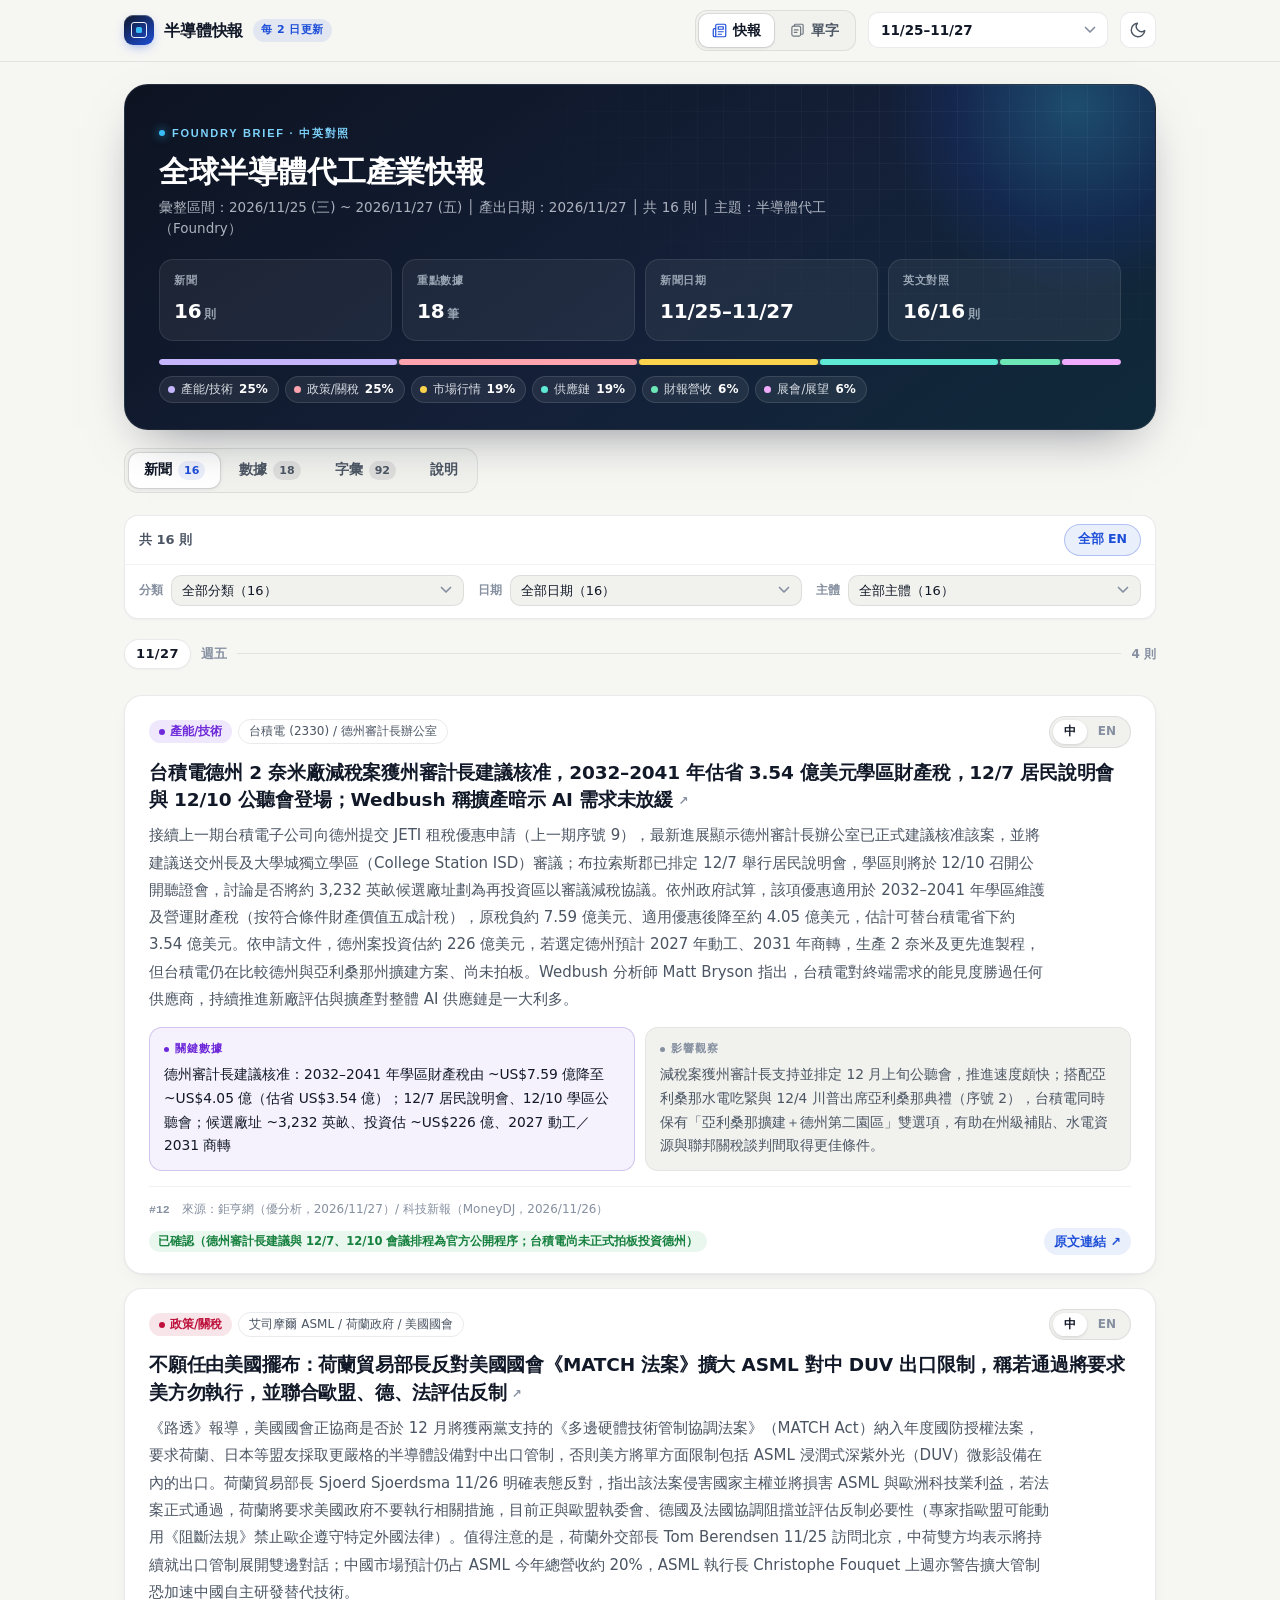
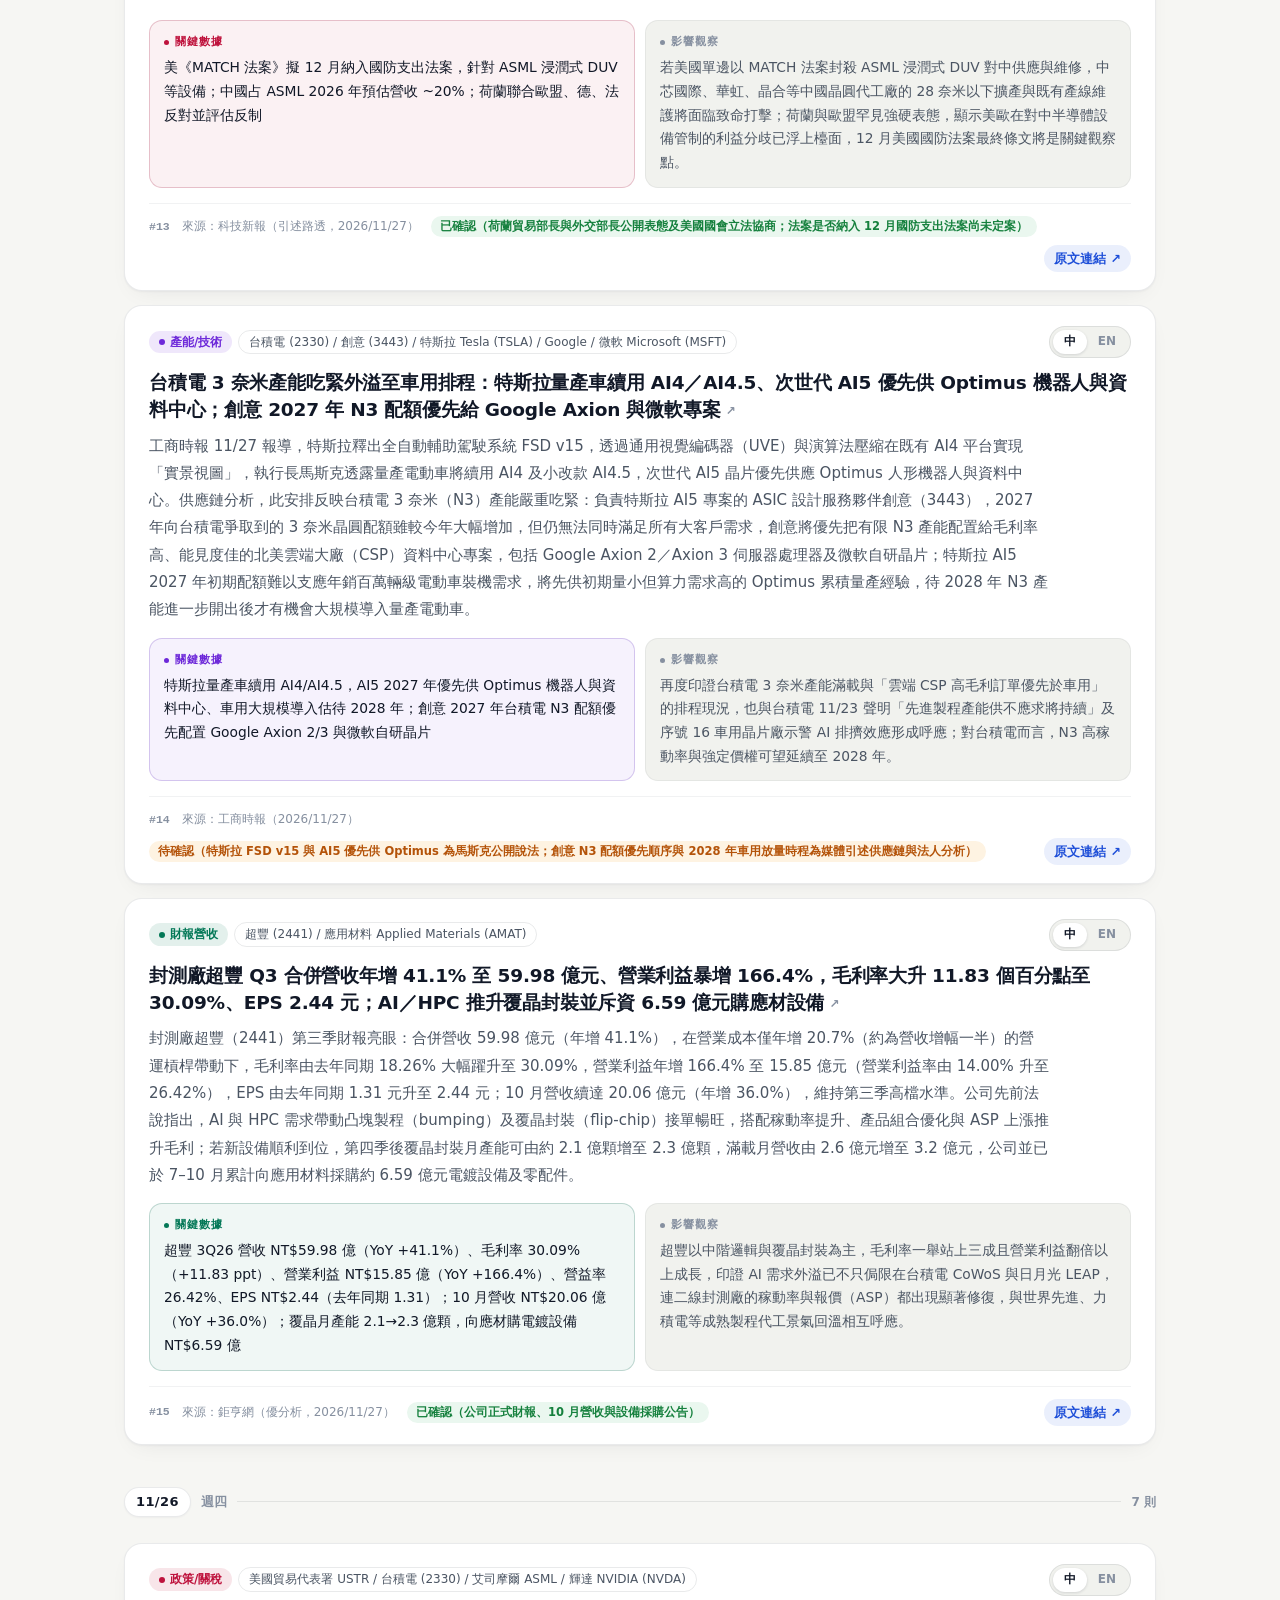
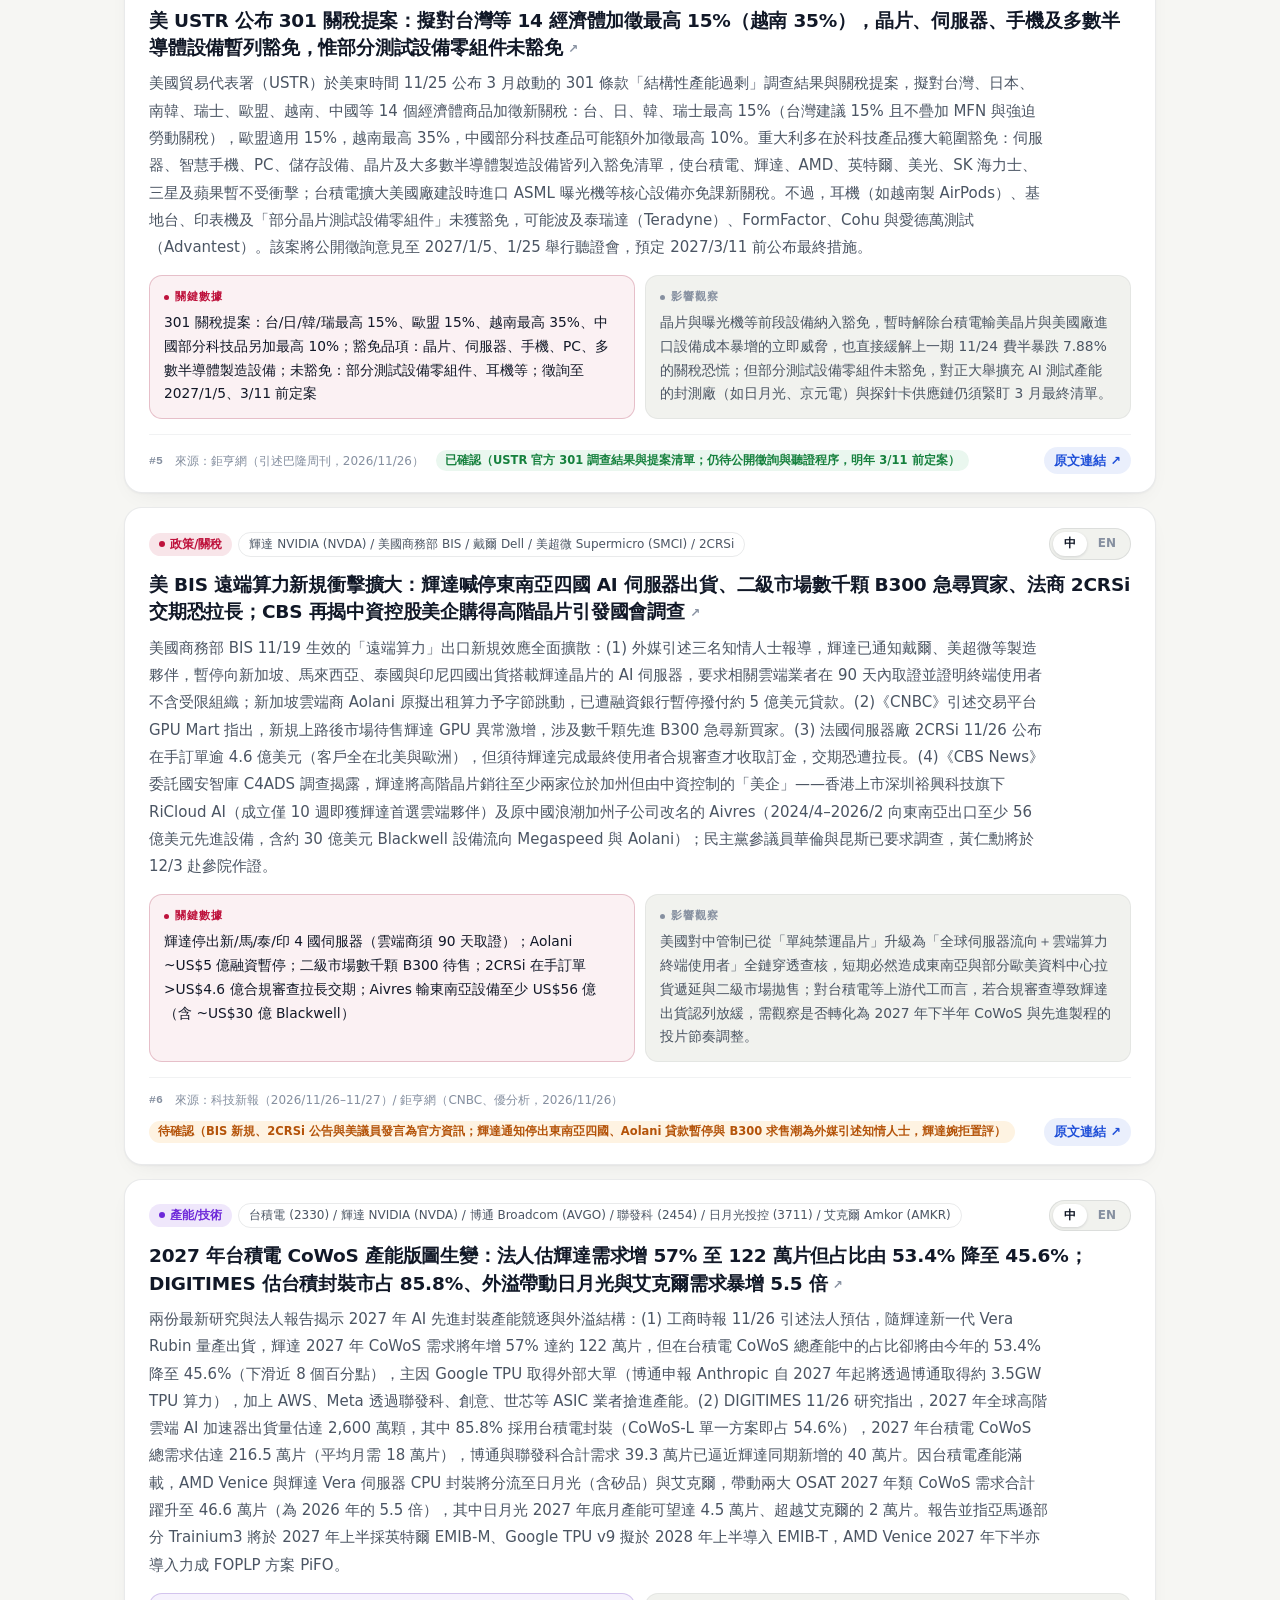
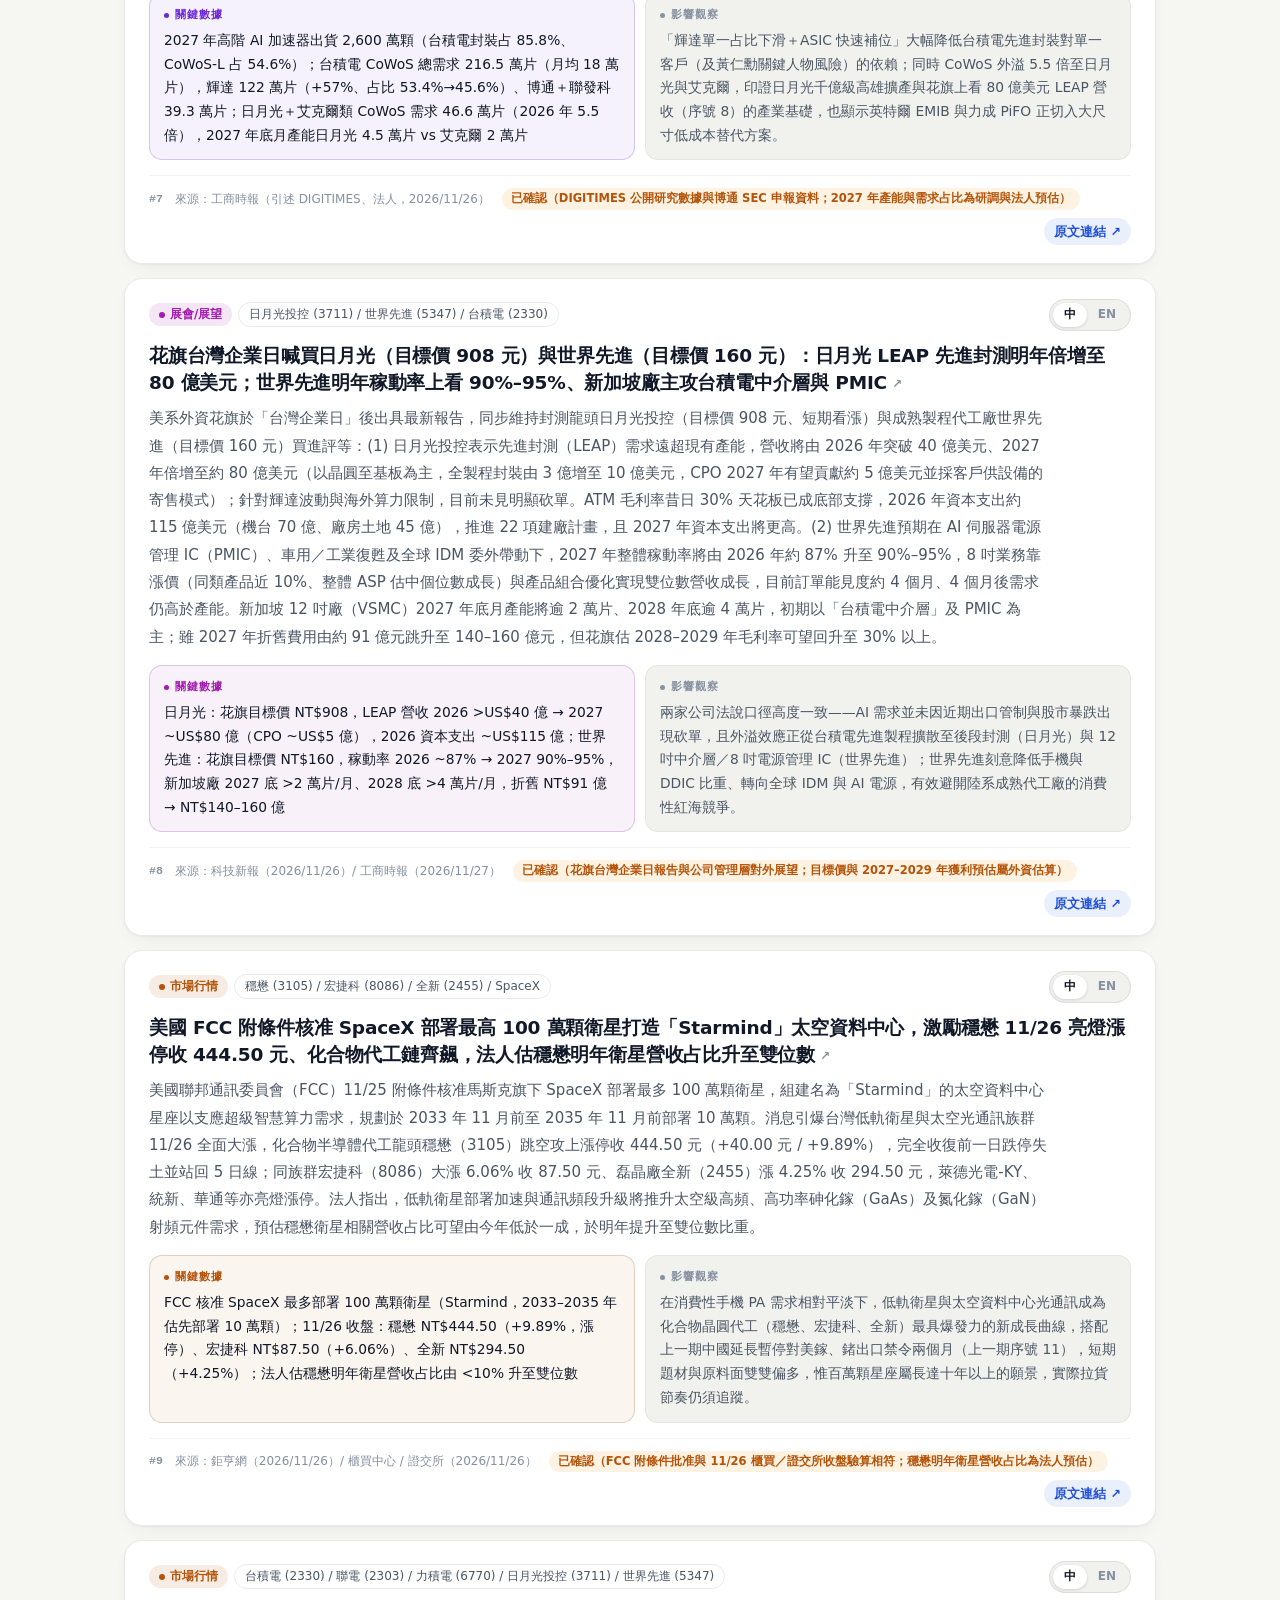
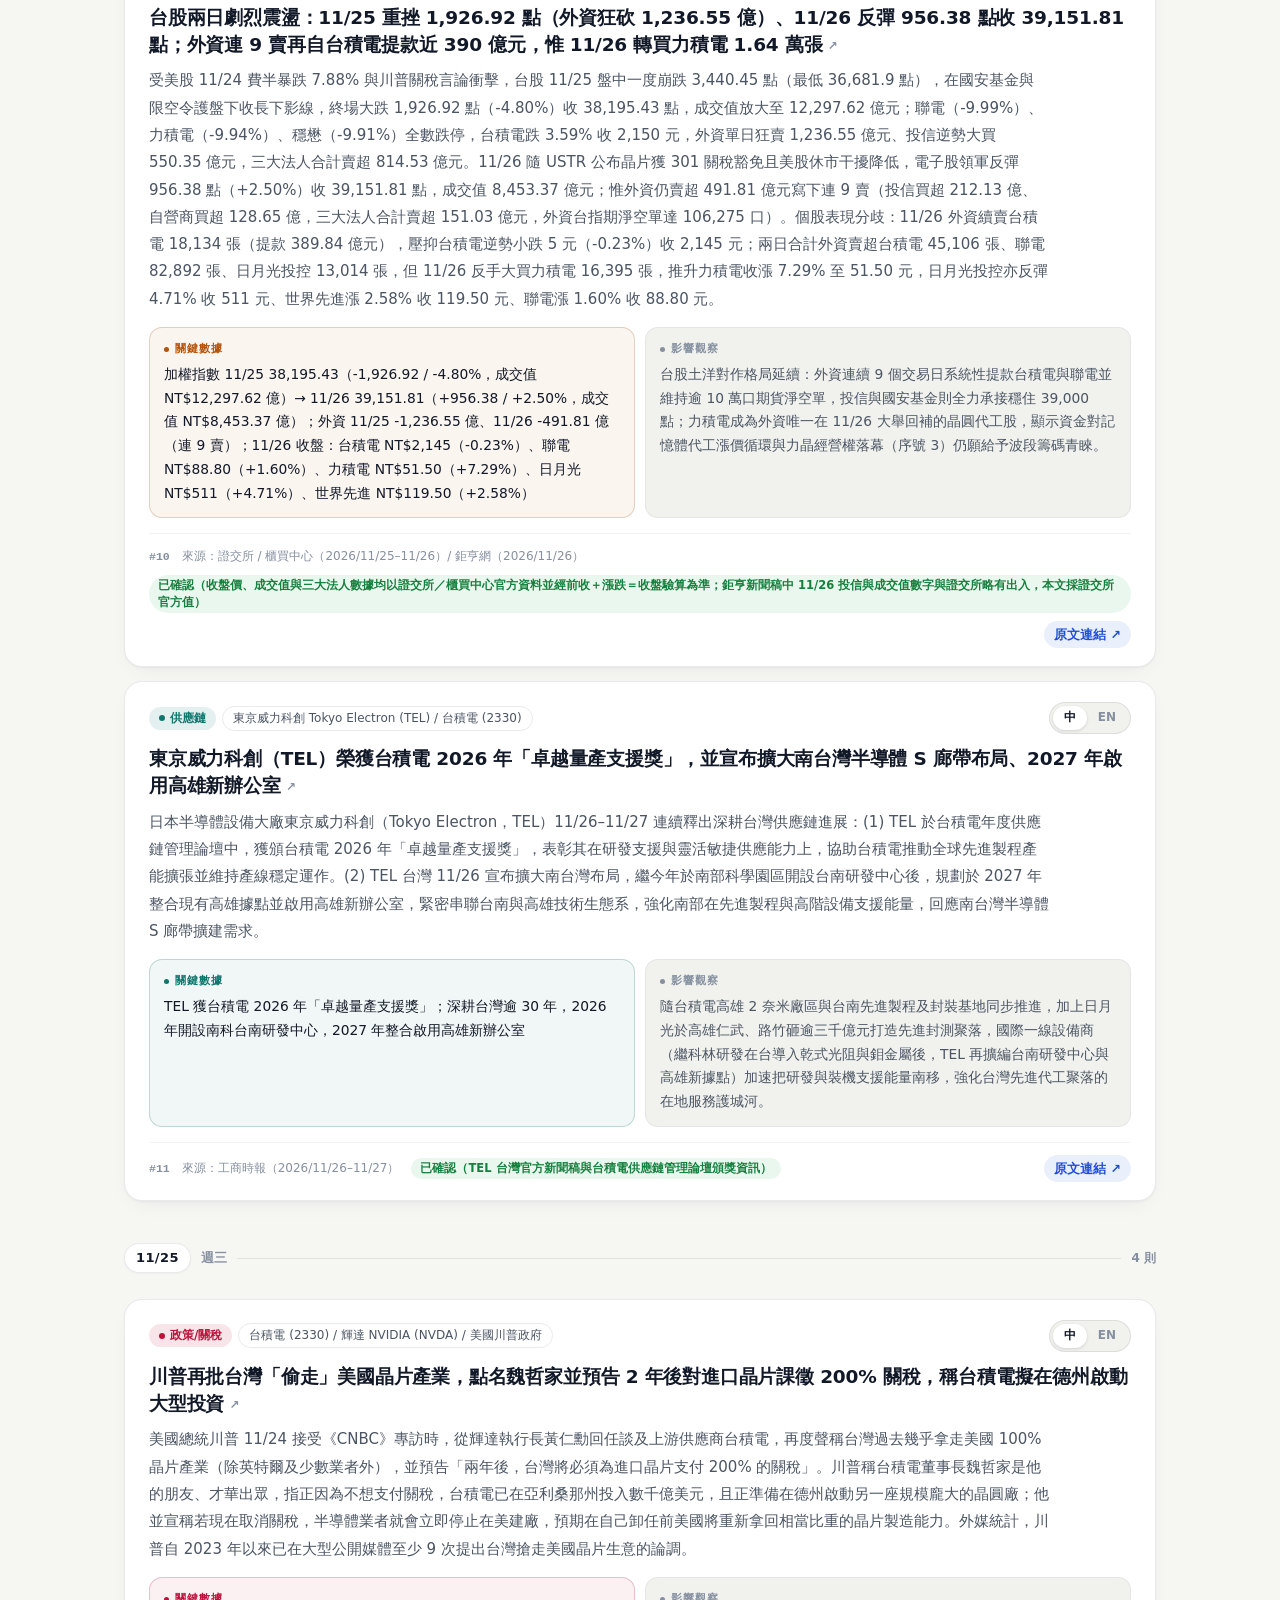
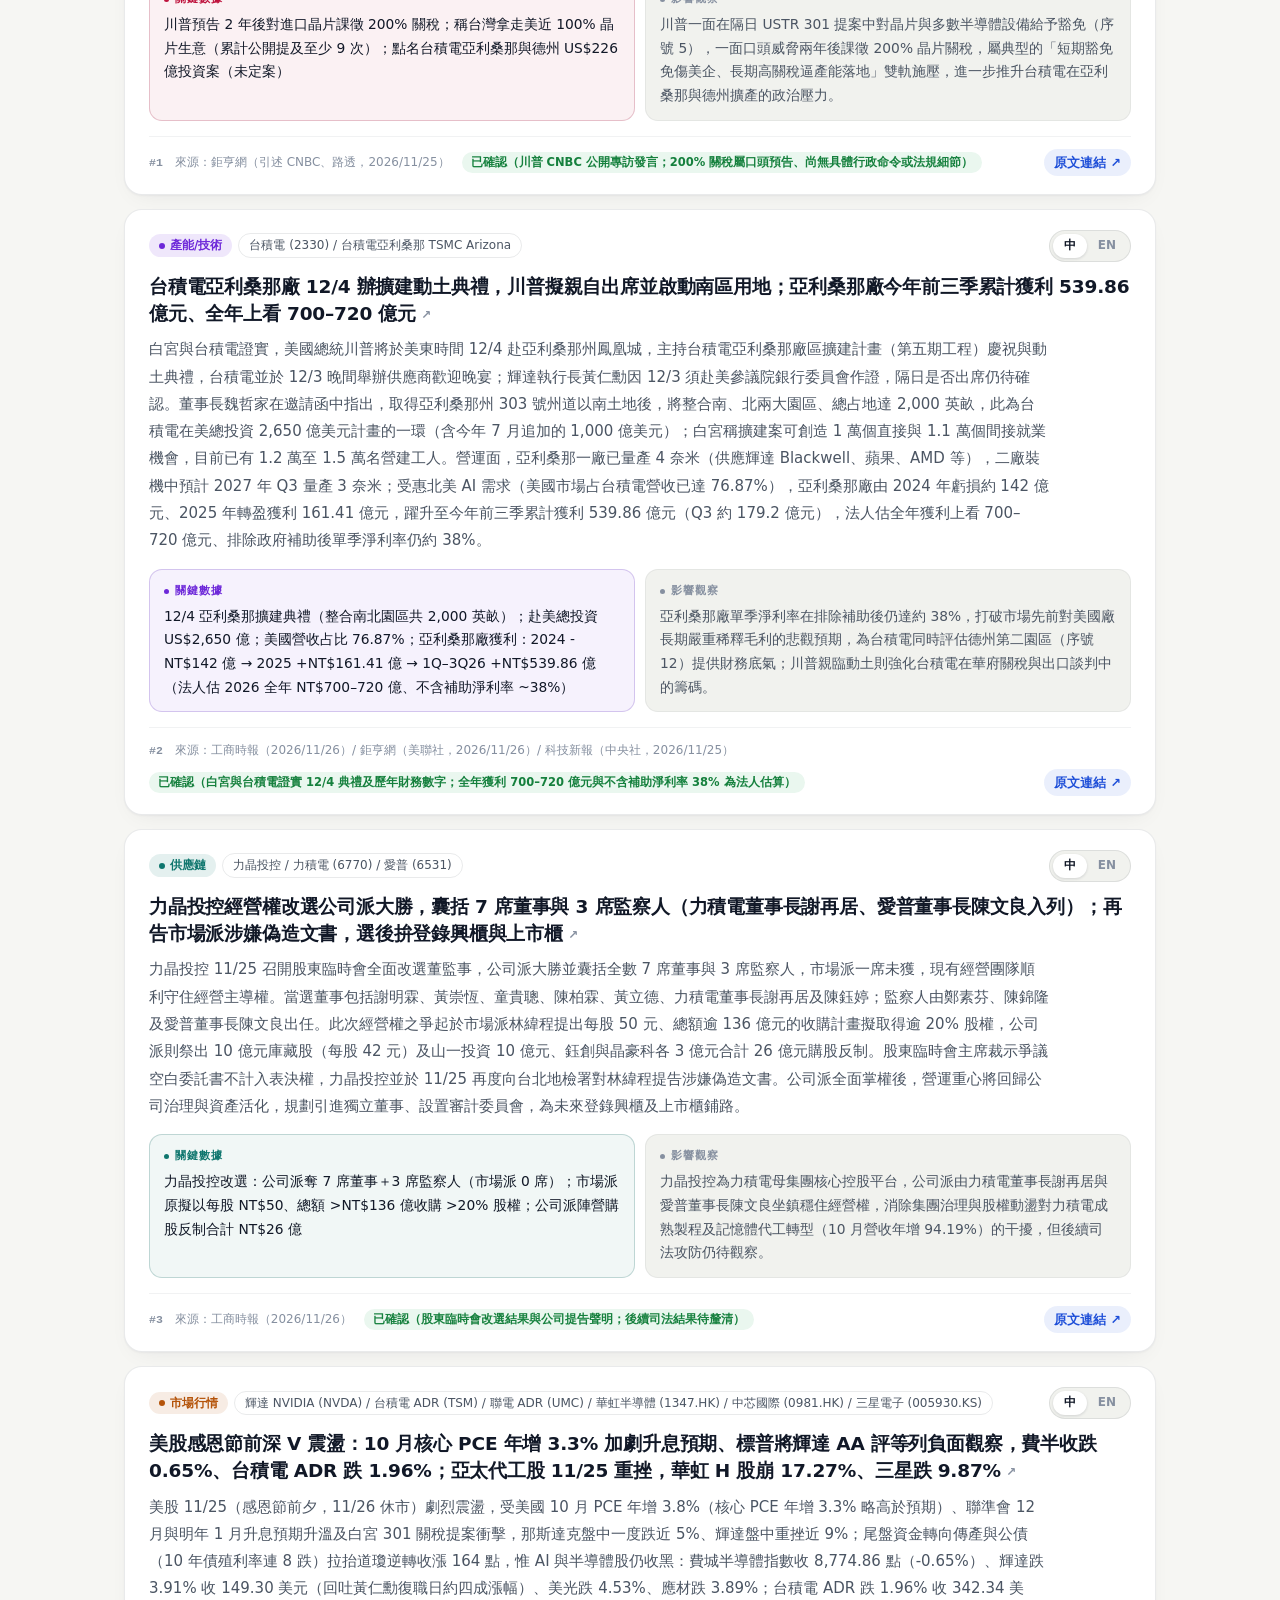
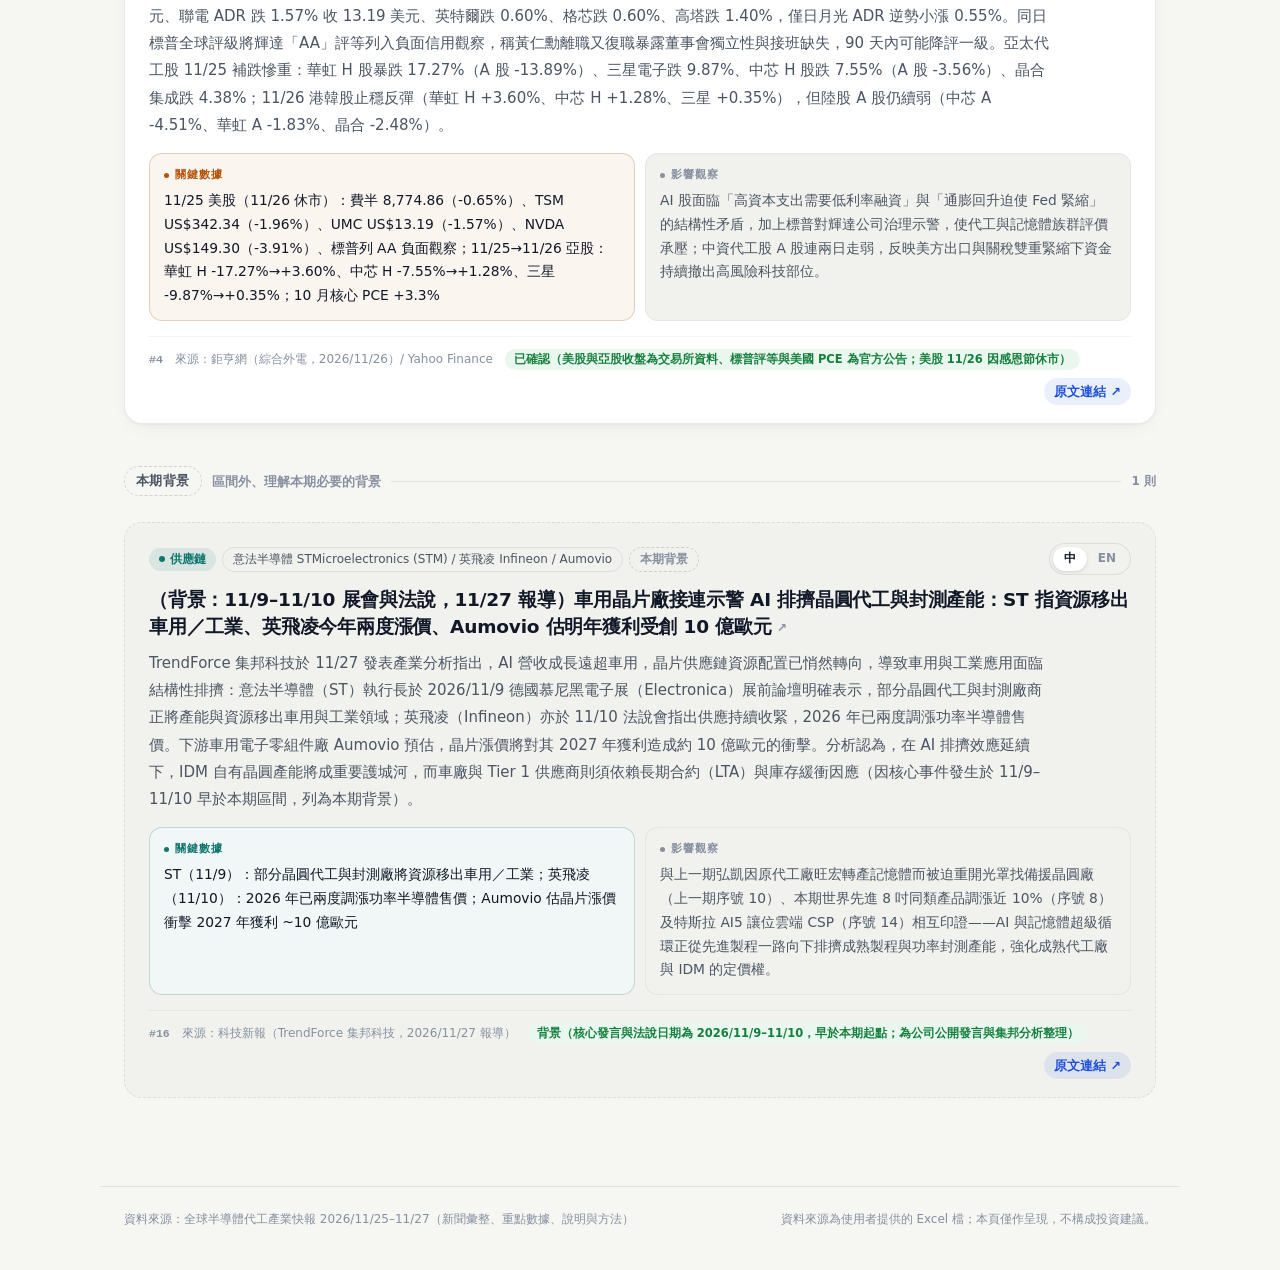
<file: index.html>
<!doctype html>
<html lang="zh-Hant">
<head>

  <!-- Google tag (gtag.js) -->
<script async src="https://www.googletagmanager.com/gtag/js?id=G-WHNEXDJTHH"></script>
<script>
  window.dataLayer = window.dataLayer || [];
  function gtag(){dataLayer.push(arguments);}
  gtag('js', new Date());

  gtag('config', 'G-WHNEXDJTHH');
</script>
<meta charset="utf-8">
<meta name="viewport" content="width=device-width, initial-scale=1, viewport-fit=cover">
<meta name="theme-color" id="meta-theme" content="#f6f6f3">
<title>半導體產業快報</title>
<meta name="description" content="每 2 日更新：晶圓代工新聞與重點數據">

<!-- 連結預覽（LINE / Facebook / Slack 等）。爬蟲只看得到這裡的靜態文字 -->
<meta property="og:type" content="website">
<meta property="og:site_name" content="半導體產業快報">
<meta property="og:locale" content="zh_TW">
<meta property="og:url" content="https://jasonzhi731.github.io/news-wab/">
<meta property="og:title" content="半導體產業快報">
<meta property="og:description" content="每 2 日更新：晶圓代工新聞與重點數據">
<meta property="og:image" content="https://jasonzhi731.github.io/news-wab/assets/og-cover.png?v=2">
<meta property="og:image:width" content="1200">
<meta property="og:image:height" content="630">
<meta name="twitter:card" content="summary_large_image">
<meta name="twitter:title" content="半導體產業快報">
<meta name="twitter:description" content="每 2 日更新：晶圓代工新聞與重點數據">
<meta name="twitter:image" content="https://jasonzhi731.github.io/news-wab/assets/og-cover.png?v=2">
<link rel="icon" href="data:image/svg+xml,%3Csvg xmlns='http://www.w3.org/2000/svg' viewBox='0 0 32 32'%3E%3Crect x='3' y='3' width='26' height='26' rx='7' fill='%231d4ed8'/%3E%3Crect x='10' y='10' width='12' height='12' rx='2' fill='none' stroke='%23fff' stroke-width='2.4'/%3E%3C/svg%3E">
<link rel="manifest" href="study/manifest.webmanifest">
<link rel="apple-touch-icon" href="assets/icons/apple-touch-icon.png">
<meta name="apple-mobile-web-app-capable" content="yes">
<meta name="mobile-web-app-capable" content="yes">
<meta name="apple-mobile-web-app-status-bar-style" content="black-translucent">
<meta name="apple-mobile-web-app-title" content="半導體快報">
<link rel="stylesheet" href="assets/shell.css">
<link rel="stylesheet" href="assets/app.css">
<script>
  // 在畫面繪製前套用深淺色並同步 iOS 狀態列色，避免閃白
  (function () {
    var t = null;
    try { t = localStorage.getItem('wr-theme'); } catch (e) {}
    if (!t && window.matchMedia && matchMedia('(prefers-color-scheme: dark)').matches) t = 'dark';
    t = t || 'light';
    document.documentElement.setAttribute('data-theme', t);
    var m = document.getElementById('meta-theme');
    if (m) m.setAttribute('content', t === 'dark' ? '#090b10' : '#f6f6f3');
  })();
</script>
</head>
<body>

<div id="drop-veil" hidden><div>放開以載入這份 Excel</div></div>

<header class="topbar">
  <div class="topbar-in">
    <a class="brand" href="./">
      <span class="brand-mark" aria-hidden="true"></span>
      <span class="brand-text">半導體快報</span>
      <span class="brand-cadence">每 2 日更新</span>
    </a>

    <nav class="appnav" aria-label="切換">
      <a href="./" class="is-on" aria-current="page">
        <svg viewBox="0 0 24 24" fill="none" stroke="currentColor" stroke-width="1.9" stroke-linecap="round" stroke-linejoin="round" aria-hidden="true"><path d="M4 22h16a2 2 0 0 0 2-2V4a2 2 0 0 0-2-2H8a2 2 0 0 0-2 2v16a2 2 0 0 1-2 2Zm0 0a2 2 0 0 1-2-2v-9c0-1.1.9-2 2-2h2"/><path d="M18 14h-8M15 18h-5M10 6h8v4h-8V6Z"/></svg>
        快報
      </a>
      <a href="study/" id="btn-study" title="單字複習：閃卡＋間隔重複">
        <svg viewBox="0 0 24 24" fill="none" stroke="currentColor" stroke-width="1.9" stroke-linecap="round" stroke-linejoin="round" aria-hidden="true"><rect x="3" y="5" width="14" height="16" rx="2.5"/><path d="M7 5V3.5A1.5 1.5 0 0 1 8.5 2h11A1.5 1.5 0 0 1 21 3.5v13a1.5 1.5 0 0 1-1.5 1.5H17"/><path d="M7 11h6M7 15h4"/></svg>
        單字
      </a>
    </nav>

    <div class="source-picker">
      <label class="sr-only" for="report-select">選擇報告期別</label>
      <select id="report-select" hidden></select>
      <input id="file-input" type="file" accept=".xlsx,.xlsm,.xls" hidden>
    </div>

    <div class="topbar-tools">
      <button id="btn-theme" class="tb-btn" type="button" title="切換深色 / 淺色" aria-label="切換深色 / 淺色">
        <svg class="icon-moon" viewBox="0 0 24 24" fill="none" stroke="currentColor" stroke-width="1.9" stroke-linecap="round" stroke-linejoin="round" aria-hidden="true"><path d="M21 12.8A9 9 0 1 1 11.2 3a7 7 0 0 0 9.8 9.8Z"/></svg>
        <svg class="icon-sun" viewBox="0 0 24 24" fill="none" stroke="currentColor" stroke-width="1.9" stroke-linecap="round" stroke-linejoin="round" aria-hidden="true"><circle cx="12" cy="12" r="4"/><path d="M12 2v2m0 16v2M4.93 4.93l1.41 1.41m11.32 11.32 1.41 1.41M2 12h2m16 0h2M6.34 17.66l-1.41 1.41M19.07 4.93l-1.41 1.41"/></svg>
      </button>
    </div>
  </div>
</header>

<main id="app" class="wrap">

  <section id="stage-empty" class="stage">
    <div class="empty-card">
      <h1>半導體產業快報閱讀器</h1>
      <p>這個網頁本身沒有任何內容。所有標題、摘要、數據與連結，都是從你提供的 Excel 報告即時解析出來的。</p>
      <p class="muted">把 <code>.xlsx</code> 拖曳到畫面任何位置，或按下方按鈕選擇檔案。檔案只在你的瀏覽器內解析，不會上傳到任何地方。</p>
      <button id="btn-open-2" class="btn primary" type="button">選擇 Excel 檔案</button>
      <p id="empty-hint" class="hint"></p>
    </div>
  </section>

  <section id="stage-report" class="stage" hidden>

    <div class="hero">
      <p id="hero-eyebrow" class="eyebrow">FOUNDRY BRIEF</p>
      <h1 id="rpt-title">—</h1>
      <p id="rpt-sub" class="hero-sub"></p>
      <div id="rpt-stats" class="stats"></div>
      <div id="rpt-mix" class="mix"></div>
    </div>

    <nav class="tabs" role="tablist">
      <button class="tab is-on" data-tab="news"  role="tab" aria-selected="true">新聞 <span class="pill" id="tabcount-news"></span></button>
      <button class="tab"       data-tab="data"  role="tab">數據 <span class="pill" id="tabcount-data"></span></button>
      <button class="tab"       data-tab="vocab" role="tab">字彙 <span class="pill" id="tabcount-vocab"></span></button>
      <button class="tab"       data-tab="notes" role="tab">說明</button>
    </nav>

    <!-- ============ 新聞彙整 ============ -->
    <section id="panel-news" class="panel">
      <div class="filters" id="news-filters">
        <div class="filter-bar">
          <div class="filter-bar-left">
            <span id="result-count" class="result-count"></span>
            <button id="btn-filter-toggle" class="filter-toggle" type="button" aria-expanded="false" aria-controls="news-filter-drawer">
              <svg viewBox="0 0 24 24" fill="none" stroke="currentColor" stroke-width="2" stroke-linecap="round" stroke-linejoin="round" aria-hidden="true"><line x1="4" y1="6" x2="20" y2="6"/><line x1="7" y1="12" x2="17" y2="12"/><line x1="10" y1="18" x2="14" y2="18"/></svg>
              <span>篩選</span>
              <b id="filter-badge" class="filter-badge" hidden></b>
            </button>
            <button id="btn-reset" class="linkbtn" type="button" hidden>清除</button>
          </div>
          <div class="filter-bar-right">
            <button id="btn-all-lang" class="btn lang-all" type="button" data-to="en" hidden>全部切成英文</button>
          </div>
        </div>

        <div class="filter-drawer" id="news-filter-drawer">
          <div class="select-row">
            <label class="fsel"><span>分類</span><select id="s-cat"></select></label>
            <label class="fsel"><span>日期</span><select id="s-date"></select></label>
            <label class="fsel"><span>主體</span><select id="s-ent"></select></label>
          </div>
        </div>

        <p id="en-hint" class="en-hint" hidden></p>
      </div>

      <div id="news-cards" class="cards"></div>
      <p id="news-none" class="none" hidden>沒有符合條件的新聞。</p>
    </section>

    <!-- ============ 重點數據 ============ -->
    <section id="panel-data" class="panel" hidden>
      <div class="filters filters-simple">
        <div class="select-row">
          <label class="fsel"><span>類別</span><select id="s-dcat"></select></label>
        </div>
      </div>
      <div id="data-grid" class="datagrid"></div>
      <p id="data-none" class="none" hidden>沒有符合條件的數據。</p>
    </section>

    <!-- ============ 英文字彙 ============ -->
    <section id="panel-vocab" class="panel" hidden>
      <div class="filters filters-simple vocab-toolbar">
        <div class="select-row vocab-controls">
          <label class="fsel"><span>類型</span>
            <select id="s-vtype">
              <option value="">全部字彙</option>
              <option value="fin">只看財經用語</option>
              <option value="general">只看一般字彙</option>
            </select>
          </label>
          <label class="fcheck">
            <input id="c-vhide" type="checkbox">
            <span>遮住中文（點一下看答案）</span>
          </label>
        </div>
        <div class="filter-foot">
          <span class="muted">已收藏 <b id="v-saved-count">0</b> 字（<a href="study/#saved">單字本</a>）· <span id="v-sync-note"></span></span>
          <a id="btn-practice" class="btn primary practice-cta" href="study/" hidden>先練這期單字 →</a>
        </div>
      </div>
      <div id="vocab-grid" class="vgrid"></div>
      <p id="vocab-none" class="none" hidden></p>
    </section>

    <!-- ============ 說明與方法 ============ -->
    <section id="panel-notes" class="panel" hidden>
      <div id="notes-body" class="notes"></div>
    </section>

  </section>
</main>

<button id="btn-top" class="fab-top" type="button" aria-label="回到頂部" hidden>
  <svg viewBox="0 0 24 24" fill="none" stroke="currentColor" stroke-width="2.2" stroke-linecap="round" stroke-linejoin="round" aria-hidden="true"><path d="m18 15-6-6-6 6"/></svg>
</button>

<footer class="foot">
  <span id="foot-src" class="muted"></span>
  <span class="muted">資料來源為使用者提供的 Excel 檔；本頁僅作呈現，不構成投資建議。</span>
</footer>

<nav class="bottomnav" aria-label="快速切換">
  <a href="./" class="is-on" aria-current="page">
    <span class="bn-ico"><svg viewBox="0 0 24 24" fill="none" stroke="currentColor" stroke-linecap="round" stroke-linejoin="round" aria-hidden="true"><path d="M4 22h16a2 2 0 0 0 2-2V4a2 2 0 0 0-2-2H8a2 2 0 0 0-2 2v16a2 2 0 0 1-2 2Zm0 0a2 2 0 0 1-2-2v-9c0-1.1.9-2 2-2h2"/><path d="M18 14h-8M15 18h-5M10 6h8v4h-8V6Z"/></svg></span>
    快報
  </a>
  <a href="study/#home">
    <span class="bn-ico"><svg viewBox="0 0 24 24" fill="none" stroke="currentColor" stroke-linecap="round" stroke-linejoin="round" aria-hidden="true"><rect x="3" y="5" width="14" height="16" rx="2.5"/><path d="M7 5V3.5A1.5 1.5 0 0 1 8.5 2h11A1.5 1.5 0 0 1 21 3.5v13a1.5 1.5 0 0 1-1.5 1.5H17"/><path d="M7 11h6M7 15h4"/></svg></span>
    練習
  </a>
  <a href="study/#browse">
    <span class="bn-ico"><svg viewBox="0 0 24 24" fill="none" stroke="currentColor" stroke-linecap="round" stroke-linejoin="round" aria-hidden="true"><path d="M4 19.5v-15A2.5 2.5 0 0 1 6.5 2H20v20H6.5a2.5 2.5 0 0 1 0-5H20"/></svg></span>
    單字本
  </a>
  <a href="study/#settings">
    <span class="bn-ico"><svg viewBox="0 0 24 24" fill="none" stroke="currentColor" stroke-linecap="round" stroke-linejoin="round" aria-hidden="true"><circle cx="12" cy="12" r="3"/><path d="M19.4 15a1.65 1.65 0 0 0 .33 1.82l.06.06a2 2 0 1 1-2.83 2.83l-.06-.06a1.65 1.65 0 0 0-1.82-.33 1.65 1.65 0 0 0-1 1.51V21a2 2 0 1 1-4 0v-.09A1.65 1.65 0 0 0 9 19.4a1.65 1.65 0 0 0-1.82.33l-.06.06a2 2 0 1 1-2.83-2.83l.06-.06a1.65 1.65 0 0 0 .33-1.82 1.65 1.65 0 0 0-1.51-1H3a2 2 0 1 1 0-4h.09A1.65 1.65 0 0 0 4.6 9a1.65 1.65 0 0 0-.33-1.82l-.06-.06a2 2 0 1 1 2.83-2.83l.06.06a1.65 1.65 0 0 0 1.82.33H9a1.65 1.65 0 0 0 1-1.51V3a2 2 0 1 1 4 0v.09a1.65 1.65 0 0 0 1 1.51 1.65 1.65 0 0 0 1.82-.33l.06-.06a2 2 0 1 1 2.83 2.83l-.06.06a1.65 1.65 0 0 0-.33 1.82V9a1.65 1.65 0 0 0 1.51 1H21a2 2 0 1 1 0 4h-.09a1.65 1.65 0 0 0-1.51 1Z"/></svg></span>
    設定
  </a>
</nav>

<script src="vendor/xlsx.full.min.js"></script>
<script src="assets/wordbook.js"></script>
<script src="assets/app.js"></script>
</body>
</html>
</file>
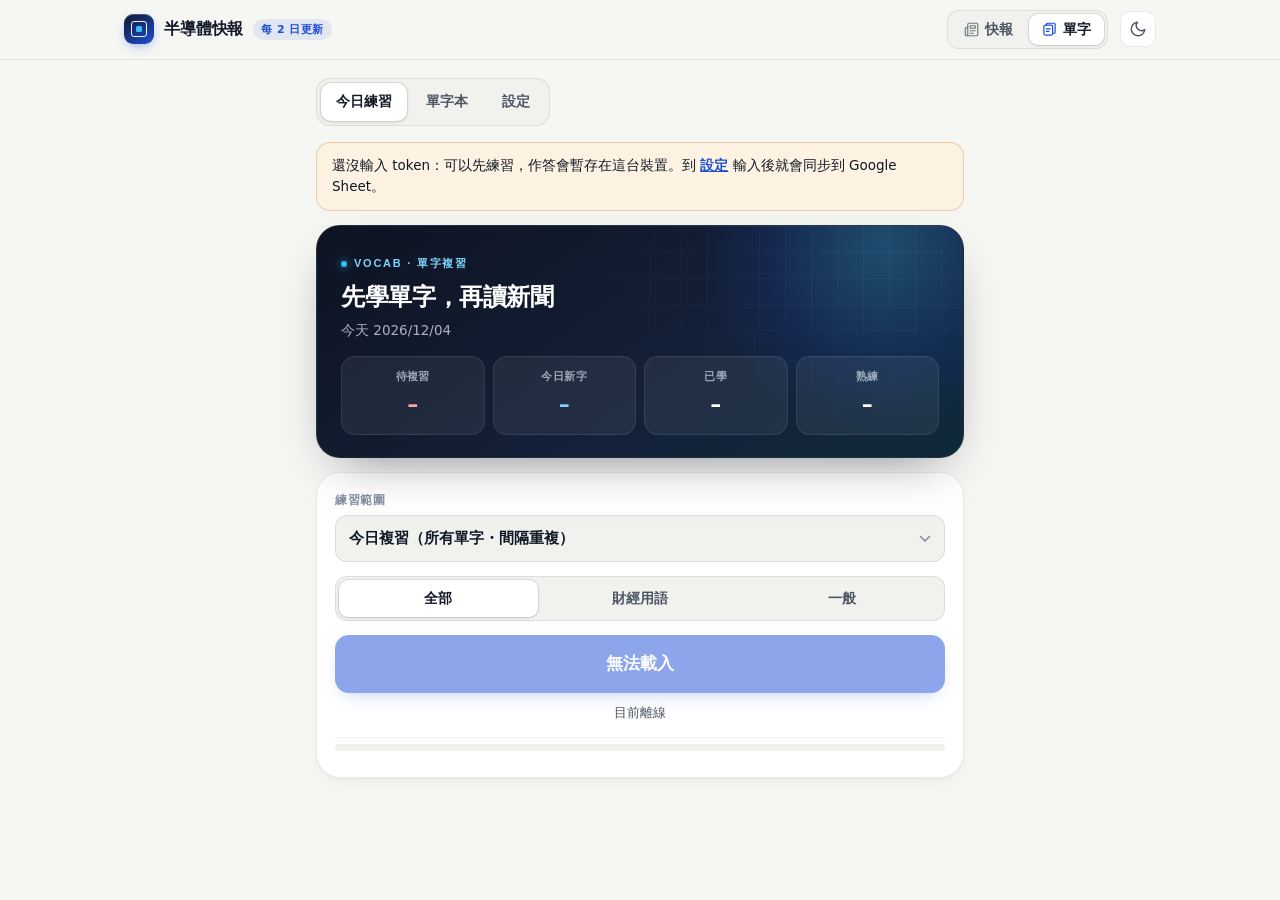
<file: study/index.html>
<!doctype html>
<html lang="zh-Hant">
<head>
  <meta charset="utf-8">
  <meta name="viewport" content="width=device-width, initial-scale=1, viewport-fit=cover">
  <title>單字複習｜半導體快報</title>
  <meta name="description" content="半導體新聞英文單字：翻牌、間隔重複、科技例句">
  <meta name="theme-color" id="meta-theme" content="#f6f6f3">
  <link rel="manifest" href="manifest.webmanifest">
  <link rel="icon" href="../assets/icons/icon.svg" type="image/svg+xml">
  <link rel="apple-touch-icon" href="../assets/icons/apple-touch-icon.png">
  <meta name="apple-mobile-web-app-capable" content="yes">
  <meta name="mobile-web-app-capable" content="yes">
  <meta name="apple-mobile-web-app-status-bar-style" content="black-translucent">
  <meta name="apple-mobile-web-app-title" content="半導體快報">
  <link rel="stylesheet" href="../assets/shell.css">
  <link rel="stylesheet" href="app.css">
  <script>
    // 深淺色跟快報共用同一個設定（wr-theme），在畫面繪製前套用並同步 iOS 狀態列色
    (function () {
      var t = null;
      try { t = localStorage.getItem('wr-theme'); } catch (e) {}
      if (!t && window.matchMedia && matchMedia('(prefers-color-scheme: dark)').matches) t = 'dark';
      t = t || 'light';
      document.documentElement.setAttribute('data-theme', t);
      var m = document.getElementById('meta-theme');
      if (m) m.setAttribute('content', t === 'dark' ? '#090b10' : '#f6f6f3');
    })();
  </script>
</head>
<body>
  <header class="topbar">
    <div class="topbar-in">
      <a class="brand" href="../">
        <span class="brand-mark" aria-hidden="true"></span>
        <span class="brand-text">半導體快報</span>
        <span class="brand-cadence">每 2 日更新</span>
      </a>
      <nav class="appnav" aria-label="切換">
        <a href="../">
          <svg viewBox="0 0 24 24" fill="none" stroke="currentColor" stroke-width="1.9" stroke-linecap="round" stroke-linejoin="round" aria-hidden="true"><path d="M4 22h16a2 2 0 0 0 2-2V4a2 2 0 0 0-2-2H8a2 2 0 0 0-2 2v16a2 2 0 0 1-2 2Zm0 0a2 2 0 0 1-2-2v-9c0-1.1.9-2 2-2h2"/><path d="M18 14h-8M15 18h-5M10 6h8v4h-8V6Z"/></svg>
          快報
        </a>
        <a href="./" class="is-on" aria-current="page">
          <svg viewBox="0 0 24 24" fill="none" stroke="currentColor" stroke-width="1.9" stroke-linecap="round" stroke-linejoin="round" aria-hidden="true"><rect x="3" y="5" width="14" height="16" rx="2.5"/><path d="M7 5V3.5A1.5 1.5 0 0 1 8.5 2h11A1.5 1.5 0 0 1 21 3.5v13a1.5 1.5 0 0 1-1.5 1.5H17"/><path d="M7 11h6M7 15h4"/></svg>
          單字
        </a>
      </nav>
      <div class="topbar-tools">
        <button class="sync-pill" id="sync-pill" hidden></button>
        <button id="btn-theme" class="tb-btn" type="button" title="切換深色 / 淺色" aria-label="切換深色 / 淺色">
          <svg class="icon-moon" viewBox="0 0 24 24" fill="none" stroke="currentColor" stroke-width="1.9" stroke-linecap="round" stroke-linejoin="round" aria-hidden="true"><path d="M21 12.8A9 9 0 1 1 11.2 3a7 7 0 0 0 9.8 9.8Z"/></svg>
          <svg class="icon-sun" viewBox="0 0 24 24" fill="none" stroke="currentColor" stroke-width="1.9" stroke-linecap="round" stroke-linejoin="round" aria-hidden="true"><circle cx="12" cy="12" r="4"/><path d="M12 2v2m0 16v2M4.93 4.93l1.41 1.41m11.32 11.32 1.41 1.41M2 12h2m16 0h2M6.34 17.66l-1.41 1.41M19.07 4.93l-1.41 1.41"/></svg>
        </button>
      </div>
    </div>
  </header>

  <main>
    <nav class="tabs" id="tabs">
      <a class="tab" href="#home" data-view="home">今日練習</a>
      <a class="tab" href="#browse" data-view="browse">單字本</a>
      <a class="tab" href="#settings" data-view="settings">設定</a>
    </nav>

    <!-- 今日 -->
    <section class="view" id="view-home">
      <div class="banner" id="home-banner" hidden></div>
      <div class="hero">
        <p class="eyebrow">VOCAB · 單字複習</p>
        <h1>先學單字，再讀新聞</h1>
        <p class="hero-sub" id="today-label">半導體新聞單字</p>
        <div class="stats">
          <div class="stat due"><span>待複習</span><b id="st-due">–</b></div>
          <div class="stat new"><span>今日新字</span><b id="st-new">–</b></div>
          <div class="stat"><span>已學</span><b id="st-learned">–</b></div>
          <div class="stat"><span>熟練</span><b id="st-mature">–</b></div>
        </div>
      </div>

      <div class="home-panel">
        <label class="src-pick">
          <span>練習範圍</span>
          <select id="src-sel">
            <option value="all">今日複習（所有單字・間隔重複）</option>
          </select>
        </label>
        <div class="issue-opts" id="issue-opts" hidden>
          <label class="io-check">
            <input type="checkbox" id="opt-unlearned">
            <span>只練未學／到期字</span>
          </label>
          <label class="io-batch">
            <span>每輪</span>
            <select id="opt-batch" aria-label="每輪練習張數">
              <option value="0">全部</option>
              <option value="20">20 張</option>
              <option value="30">30 張</option>
            </select>
          </label>
        </div>
        <p class="muted small" id="src-note" hidden></p>

        <div class="seg" id="cat-seg" role="tablist" aria-label="分類">
          <button type="button" data-cat="all">全部</button>
          <button type="button" data-cat="fin">財經用語</button>
          <button type="button" data-cat="general">一般</button>
        </div>

        <div class="resume-bar" id="resume-bar" hidden>
          <span id="resume-info"></span>
          <button type="button" class="linkish" id="restart-btn">從頭開始</button>
        </div>

        <button class="btn primary big" id="start-btn" disabled>載入中…</button>
        <p class="muted center small" id="home-note"></p>

        <div class="mastery">
          <div class="total-bar"><div id="total-fill"></div></div>
          <p class="muted center small" id="total-note"></p>
        </div>
      </div>
    </section>

    <!-- 練習 -->
    <section class="view" id="view-study" hidden>
      <div class="study-head">
        <button class="icon-btn" id="quit-btn" type="button" aria-label="暫停並返回首頁" title="暫停並保存進度">
          <svg viewBox="0 0 24 24" fill="none" stroke="currentColor" stroke-width="2.2" stroke-linecap="round" stroke-linejoin="round" aria-hidden="true"><path d="M18 6 6 18M6 6l12 12"/></svg>
        </button>
        <button class="icon-btn" id="undo-btn" type="button" aria-label="復原上一張" title="復原上一張" disabled>
          <svg viewBox="0 0 24 24" fill="none" stroke="currentColor" stroke-width="2.1" stroke-linecap="round" stroke-linejoin="round" aria-hidden="true"><path d="M9 14 4 9l5-5"/><path d="M4 9h10.5a5.5 5.5 0 0 1 0 11H11"/></svg>
        </button>
        <div class="progress"><div id="prog-fill"></div></div>
        <span class="prog-text" id="prog-text"></span>
      </div>
      <div class="card-stage">
        <div class="card" id="card" tabindex="0" aria-live="polite"></div>
      </div>
      <div class="actions-dock">
        <div class="actions" id="actions"></div>
      </div>
    </section>

    <!-- 完成 -->
    <section class="view" id="view-done" hidden>
      <div class="done">
        <div class="done-emoji">🎉</div>
        <h2>今天的進度完成了</h2>
        <p id="done-text"></p>
        <div class="done-actions">
          <a class="btn primary big" id="done-read" href="../" hidden>去讀這期新聞 →</a>
          <button class="btn big" id="done-home" type="button">回到首頁</button>
        </div>
      </div>
    </section>

    <!-- 單字庫 -->
    <section class="view" id="view-browse" hidden>
      <div class="browse-tools">
        <div class="search-wrap">
          <svg class="search-ico" viewBox="0 0 24 24" fill="none" stroke="currentColor" stroke-width="2" stroke-linecap="round" stroke-linejoin="round" aria-hidden="true"><circle cx="11" cy="11" r="8"/><path d="m21 21-4.3-4.3"/></svg>
          <input type="search" id="q" placeholder="搜尋英文或中文…" autocomplete="off">
        </div>
        <select id="sort" aria-label="排序">
          <option value="recent">最新出現</option>
          <option value="freq">出現次數</option>
          <option value="due">複習日</option>
          <option value="az">A → Z</option>
        </select>
      </div>
      <div class="seg small browse-seg" id="browse-seg">
        <button type="button" data-f="all">全部</button>
        <button type="button" data-f="fin">財經</button>
        <button type="button" data-f="learned">已學</button>
        <button type="button" data-f="hard">常錯</button>
        <button type="button" data-f="saved">★ 收藏</button>
      </div>
      <div class="browse-meta">
        <p class="muted small browse-count" id="browse-count"></p>
        <button class="browse-drill" id="browse-drill" type="button" hidden></button>
      </div>
      <ul class="word-list" id="word-list"></ul>
      <button class="btn ghost" id="more-btn" type="button" hidden>顯示更多</button>
    </section>

    <!-- 設定 -->
    <section class="view" id="view-settings" hidden>
      <form class="settings" id="settings-form" autocomplete="off">
        <label>API 網址（Apps Script 的 /exec）
          <input type="url" id="set-url" required>
        </label>
        <label>Token（寫入進度用，只存在這台裝置）
          <div class="row">
            <input type="password" id="set-token" placeholder="貼上 API_TOKEN">
            <button type="button" class="btn ghost" id="toggle-token">顯示</button>
          </div>
        </label>
        <label>每天新字數
          <input type="number" id="set-new" min="0" max="200" step="5">
        </label>
        <label class="check">
          <input type="checkbox" id="set-speak">
          <span>翻到新卡片時自動唸出單字</span>
        </label>
        <label>AI 例句模型（由便宜到貴）
          <select id="set-ai-model"><option value="">載入模型清單中…</option></select>
          <input type="text" id="set-ai-custom" placeholder="輸入模型代號，例如 gemini-3.5-flash-lite" hidden>
          <span class="small muted" id="ai-model-note">價格為 Google 付費方案每 100 萬 token 的輸入 / 輸出（美元）；標「免費」的模型用免費額度就能產生。</span>
        </label>
        <div class="row settings-actions">
          <button class="btn primary" type="submit">儲存設定</button>
          <button class="btn ghost" type="button" id="test-btn">測試連線</button>
        </div>
        <p class="small" id="set-msg"></p>
      </form>
      <div class="settings-extra">
        <button class="btn ghost" id="clear-cache" type="button">清除這台裝置的快取</button>
        <p class="muted small" id="version-label"></p>
      </div>
    </section>
  </main>

  <nav class="bottomnav" aria-label="快速切換">
    <a href="../">
      <span class="bn-ico"><svg viewBox="0 0 24 24" fill="none" stroke="currentColor" stroke-linecap="round" stroke-linejoin="round" aria-hidden="true"><path d="M4 22h16a2 2 0 0 0 2-2V4a2 2 0 0 0-2-2H8a2 2 0 0 0-2 2v16a2 2 0 0 1-2 2Zm0 0a2 2 0 0 1-2-2v-9c0-1.1.9-2 2-2h2"/><path d="M18 14h-8M15 18h-5M10 6h8v4h-8V6Z"/></svg></span>
      快報
    </a>
    <a href="#home" data-view="home">
      <span class="bn-ico"><svg viewBox="0 0 24 24" fill="none" stroke="currentColor" stroke-linecap="round" stroke-linejoin="round" aria-hidden="true"><rect x="3" y="5" width="14" height="16" rx="2.5"/><path d="M7 5V3.5A1.5 1.5 0 0 1 8.5 2h11A1.5 1.5 0 0 1 21 3.5v13a1.5 1.5 0 0 1-1.5 1.5H17"/><path d="M7 11h6M7 15h4"/></svg></span>
      練習
    </a>
    <a href="#browse" data-view="browse">
      <span class="bn-ico"><svg viewBox="0 0 24 24" fill="none" stroke="currentColor" stroke-linecap="round" stroke-linejoin="round" aria-hidden="true"><path d="M4 19.5v-15A2.5 2.5 0 0 1 6.5 2H20v20H6.5a2.5 2.5 0 0 1 0-5H20"/></svg></span>
      單字本
    </a>
    <a href="#settings" data-view="settings">
      <span class="bn-ico"><svg viewBox="0 0 24 24" fill="none" stroke="currentColor" stroke-linecap="round" stroke-linejoin="round" aria-hidden="true"><circle cx="12" cy="12" r="3"/><path d="M19.4 15a1.65 1.65 0 0 0 .33 1.82l.06.06a2 2 0 1 1-2.83 2.83l-.06-.06a1.65 1.65 0 0 0-1.82-.33 1.65 1.65 0 0 0-1 1.51V21a2 2 0 1 1-4 0v-.09A1.65 1.65 0 0 0 9 19.4a1.65 1.65 0 0 0-1.82.33l-.06.06a2 2 0 1 1-2.83-2.83l.06-.06a1.65 1.65 0 0 0 .33-1.82 1.65 1.65 0 0 0-1.51-1H3a2 2 0 1 1 0-4h.09A1.65 1.65 0 0 0 4.6 9a1.65 1.65 0 0 0-.33-1.82l-.06-.06a2 2 0 1 1 2.83-2.83l.06.06a1.65 1.65 0 0 0 1.82.33H9a1.65 1.65 0 0 0 1-1.51V3a2 2 0 1 1 4 0v.09a1.65 1.65 0 0 0 1 1.51 1.65 1.65 0 0 0 1.82-.33l.06-.06a2 2 0 1 1 2.83 2.83l-.06.06a1.65 1.65 0 0 0-.33 1.82V9a1.65 1.65 0 0 0 1.51 1H21a2 2 0 1 1 0 4h-.09a1.65 1.65 0 0 0-1.51 1Z"/></svg></span>
      設定
    </a>
  </nav>

  <div class="lookup-pop" id="lookup-pop" role="dialog" hidden></div>
  <div class="toast" id="toast" role="status" hidden></div>

  <script src="config.js"></script>
  <script src="../assets/wordbook.js"></script>
  <script src="app.js"></script>
</body>
</html>
</file>
<file: assets/shell.css>
/* ============================================================
   半導體產業快報＋單字複習 — 共用設計系統（Editorial Silicon × iOS）
   index.html 與 study/index.html 皆先載入本檔，再載入各自樣式。
   ============================================================ */

:root {
  color-scheme: light;

  /* 編輯紙張淺色基底 */
  --bg: #f6f6f3;
  --bg-2: #eceee8;
  --surface: #ffffff;
  --surface-2: #f1f2ee;
  --surface-glass: rgba(246, 246, 243, 0.84);
  --surface-glass-strong: rgba(255, 255, 255, 0.88);

  /* 文字層級 */
  --ink: #111827;
  --ink-2: #4b5563;
  --ink-3: #8690a0;

  /* 線條 */
  --rule: rgba(17, 24, 39, 0.09);
  --rule-strong: rgba(17, 24, 39, 0.16);
  --rule-soft: rgba(17, 24, 39, 0.055);

  /* 品牌強調色：沉穩編輯鈷藍 + 晶圓青 */
  --brand: #1d4ed8;
  --brand-hover: #1e40af;
  --brand-2: #0f766e;
  --brand-soft: rgba(29, 78, 216, 0.09);
  --brand-ring: rgba(29, 78, 216, 0.22);

  /* 語意色 */
  --veil: rgba(246, 246, 243, 0.92);
  --ok: #15803d;
  --ok-bg: #eaf7ef;
  --warn: #b45309;
  --warn-bg: #fef3e2;
  --gold: #ca8a04;
  --gold-bg: #fef9c3;
  --hl: rgba(250, 204, 21, 0.36);

  /* 細膩陰影 */
  --shadow-xs: 0 1px 2px rgba(15, 23, 42, 0.04);
  --shadow: 0 1px 2px rgba(15, 23, 42, 0.04), 0 8px 24px -12px rgba(15, 23, 42, 0.10);
  --shadow-lift: 0 2px 6px rgba(15, 23, 42, 0.06), 0 16px 36px -14px rgba(15, 23, 42, 0.16);
  --shadow-sheet: 0 -8px 36px rgba(15, 23, 42, 0.14);

  /* 新聞分類色票（精選低刺眼高辨識） */
  --c-violet: #6d28d9;
  --c-teal: #0f766e;
  --c-emerald: #047857;
  --c-amber: #b45309;
  --c-rose: #be123c;
  --c-sky: #0369a1;
  --c-fuchsia: #a21caf;
  --c-orange: #c2410c;
  --c-slate: #475569;

  /* 幾何與字型 */
  --radius-xl: 24px;
  --radius: 18px;
  --radius-m: 14px;
  --radius-s: 10px;
  --topbar-h: 56px;

  --mono: ui-monospace, "SF Mono", SFMono-Regular, Menlo, Consolas, monospace;
  --sans: -apple-system, BlinkMacSystemFont, "SF Pro Text", "PingFang TC", "Hiragino Sans",
          "Noto Sans TC", "Microsoft JhengHei", system-ui, sans-serif;
  --display: -apple-system, BlinkMacSystemFont, "SF Pro Display", "PingFang TC",
             "Noto Sans TC", system-ui, sans-serif;
  --en: -apple-system, BlinkMacSystemFont, "SF Pro Text", "Inter", "Helvetica Neue",
        Arial, system-ui, sans-serif;
}

html[data-theme="dark"] {
  color-scheme: dark;

  /* iPhone OLED 友善深曜石 */
  --bg: #090b10;
  --bg-2: #111622;
  --surface: #131823;
  --surface-2: #1b2232;
  --surface-glass: rgba(9, 11, 16, 0.82);
  --surface-glass-strong: rgba(19, 24, 35, 0.88);

  --ink: #f3f4f6;
  --ink-2: #a3adbf;
  --ink-3: #6c768a;

  --rule: rgba(255, 255, 255, 0.085);
  --rule-strong: rgba(255, 255, 255, 0.16);
  --rule-soft: rgba(255, 255, 255, 0.05);

  --brand: #60a5fa;
  --brand-hover: #93c5fd;
  --brand-2: #2dd4bf;
  --brand-soft: rgba(96, 165, 250, 0.14);
  --brand-ring: rgba(96, 165, 250, 0.28);

  --veil: rgba(9, 11, 16, 0.9);
  --ok: #4ade80;
  --ok-bg: rgba(34, 197, 94, 0.13);
  --warn: #fbbf24;
  --warn-bg: rgba(245, 158, 11, 0.14);
  --gold: #facc15;
  --gold-bg: rgba(250, 204, 21, 0.14);
  --hl: rgba(250, 204, 21, 0.28);

  --shadow-xs: 0 1px 2px rgba(0, 0, 0, 0.25);
  --shadow: 0 1px 2px rgba(0, 0, 0, 0.3), 0 10px 28px -12px rgba(0, 0, 0, 0.55);
  --shadow-lift: 0 2px 6px rgba(0, 0, 0, 0.4), 0 18px 40px -14px rgba(0, 0, 0, 0.72);
  --shadow-sheet: 0 -10px 40px rgba(0, 0, 0, 0.6);

  --c-violet: #a78bfa;
  --c-teal: #2dd4bf;
  --c-emerald: #34d399;
  --c-amber: #fbbf24;
  --c-rose: #fb7185;
  --c-sky: #38bdf8;
  --c-fuchsia: #e879f9;
  --c-orange: #fb923c;
  --c-slate: #94a3b8;
}

/* 基礎觸控優化：消除 iOS 點擊閃灰與 300ms 延遲 */
html {
  -webkit-text-size-adjust: 100%;
  scroll-behavior: smooth;
}
button, a, select, input, label {
  -webkit-tap-highlight-color: transparent;
  touch-action: manipulation;
}
select {
  -webkit-appearance: none;
  -moz-appearance: none;
  appearance: none;
}
select::-ms-expand {
  display: none;
}
select::picker-icon {
  display: none;
}

/* ---------- 頂部毛玻璃導覽列 ---------- */
.topbar {
  position: sticky;
  top: 0;
  z-index: 40;
  padding-top: env(safe-area-inset-top);
  background: var(--surface-glass);
  -webkit-backdrop-filter: saturate(180%) blur(20px);
  backdrop-filter: saturate(180%) blur(20px);
  border-bottom: 1px solid var(--rule);
}

.topbar-in {
  max-width: 1080px;
  margin: 0 auto;
  padding: 10px 24px;
  min-height: 56px;
  display: flex;
  align-items: center;
  gap: 12px;
}

.brand {
  display: flex;
  align-items: center;
  gap: 10px;
  margin-right: auto;
  color: var(--ink);
  text-decoration: none;
  min-width: 0;
}
.brand:hover { text-decoration: none; }

.brand-mark {
  width: 30px;
  height: 30px;
  flex: none;
  border-radius: 9px;
  position: relative;
  background: linear-gradient(145deg, #0f172a 0%, #1d4ed8 100%);
  box-shadow: 0 4px 12px -4px rgba(29, 78, 216, 0.55), inset 0 1px 0 rgba(255, 255, 255, 0.25);
}
.brand-mark::before {
  content: "";
  position: absolute;
  inset: 7px;
  border: 1.75px solid rgba(255, 255, 255, 0.92);
  border-radius: 3px;
}
.brand-mark::after {
  content: "";
  position: absolute;
  inset: 12px;
  background: #38bdf8;
  border-radius: 1.5px;
}

.brand-text {
  font-family: var(--display);
  color: var(--ink);
  font-weight: 700;
  font-size: 16px;
  letter-spacing: -0.01em;
  white-space: nowrap;
}

.brand-cadence {
  font-size: 11px;
  color: var(--brand);
  letter-spacing: 0.04em;
  font-weight: 600;
  background: var(--brand-soft);
  padding: 2px 8px;
  border-radius: 999px;
  white-space: nowrap;
}

.topbar-tools {
  display: flex;
  align-items: center;
  gap: 8px;
  flex: none;
}

/* 桌機版：快報／單字 切換膠囊 */
.appnav {
  display: inline-flex;
  gap: 3px;
  padding: 3px;
  border-radius: 12px;
  background: var(--surface-2);
  border: 1px solid var(--rule);
  flex: none;
}
.appnav a {
  display: inline-flex;
  align-items: center;
  gap: 6px;
  font-size: 13.5px;
  font-weight: 600;
  white-space: nowrap;
  padding: 5px 13px;
  border-radius: 9px;
  color: var(--ink-2);
  text-decoration: none;
  transition: color 0.16s ease, background 0.16s ease, box-shadow 0.16s ease;
}
.appnav a svg {
  width: 15px;
  height: 15px;
  flex: none;
  opacity: 0.78;
}
.appnav a:hover {
  color: var(--ink);
  text-decoration: none;
}
.appnav a.is-on {
  color: var(--ink);
  background: var(--surface);
  box-shadow: 0 1px 3px rgba(15, 23, 42, 0.1), 0 0 0 1px var(--rule);
}
.appnav a.is-on svg {
  color: var(--brand);
  opacity: 1;
}

/* 主題切換圓角方鈕（SVG 日月自動切換） */
.tb-btn {
  display: inline-flex;
  align-items: center;
  justify-content: center;
  width: 36px;
  height: 36px;
  padding: 0;
  border-radius: 10px;
  border: 1px solid var(--rule);
  background: var(--surface);
  color: var(--ink-2);
  cursor: pointer;
  flex: none;
  transition: border-color 0.15s ease, color 0.15s ease, background 0.15s ease, transform 0.12s ease;
}
.tb-btn:hover {
  border-color: var(--rule-strong);
  color: var(--ink);
}
.tb-btn:active {
  transform: scale(0.93);
}
.tb-btn svg {
  width: 18px;
  height: 18px;
}
.tb-btn .icon-sun { display: none; }
.tb-btn .icon-moon { display: block; }
html[data-theme="dark"] .tb-btn .icon-sun { display: block; }
html[data-theme="dark"] .tb-btn .icon-moon { display: none; }

/* ---------- 深色晶圓標題區（Hero） ---------- */
.hero {
  position: relative;
  overflow: hidden;
  isolation: isolate;
  border-radius: var(--radius-xl);
  padding: 32px 34px 26px;
  color: #f8fafc;
  background: linear-gradient(145deg, #0d1321 0%, #142038 56%, #0f293a 100%);
  border: 1px solid rgba(255, 255, 255, 0.08);
  box-shadow: 0 20px 50px -24px rgba(13, 19, 33, 0.55);
}

/* 極細晶圓格線 */
.hero::before {
  content: "";
  position: absolute;
  inset: 0;
  z-index: -1;
  background-image:
    linear-gradient(rgba(255, 255, 255, 0.045) 1px, transparent 1px),
    linear-gradient(90deg, rgba(255, 255, 255, 0.045) 1px, transparent 1px);
  background-size: 26px 26px;
  -webkit-mask-image: radial-gradient(ellipse 75% 95% at 88% 15%, #000 10%, transparent 72%);
  mask-image: radial-gradient(ellipse 75% 95% at 88% 15%, #000 10%, transparent 72%);
}

/* 克制的環境微光 */
.hero::after {
  content: "";
  position: absolute;
  z-index: -1;
  width: 380px;
  height: 380px;
  right: -110px;
  top: -170px;
  border-radius: 50%;
  background: radial-gradient(circle, rgba(56, 189, 248, 0.28), rgba(29, 78, 216, 0.14) 45%, transparent 70%);
  pointer-events: none;
}

.eyebrow {
  display: inline-flex;
  align-items: center;
  gap: 7px;
  margin: 0 0 10px;
  font-family: var(--en);
  font-size: 11px;
  font-weight: 700;
  letter-spacing: 0.16em;
  text-transform: uppercase;
  color: #7dd3fc;
}
.eyebrow::before {
  content: "";
  width: 6px;
  height: 6px;
  border-radius: 50%;
  background: #38bdf8;
  box-shadow: 0 0 10px rgba(56, 189, 248, 0.9);
}

.hero h1 {
  font-family: var(--display);
  margin: 0 0 6px;
  font-size: clamp(22px, 3vw, 30px);
  line-height: 1.3;
  font-weight: 800;
  letter-spacing: -0.015em;
  color: #ffffff;
}

.hero-sub {
  margin: 0;
  font-size: 13.5px;
  line-height: 1.55;
  color: rgba(226, 232, 240, 0.74);
  max-width: 720px;
}

/* ---------- iOS 風格分段分頁籤（Tabs） ---------- */
.tabs {
  display: flex;
  gap: 4px;
  margin: 18px 0 0;
  padding: 4px;
  width: max-content;
  max-width: 100%;
  background: var(--surface-2);
  border: 1px solid var(--rule);
  border-radius: 14px;
}

.tab {
  font-family: var(--sans);
  font-size: 14px;
  font-weight: 600;
  cursor: pointer;
  background: transparent;
  border: 0;
  border-radius: 10px;
  padding: 8px 15px;
  color: var(--ink-2);
  white-space: nowrap;
  display: inline-flex;
  align-items: center;
  justify-content: center;
  gap: 6px;
  transition: color 0.16s ease, background 0.16s ease, box-shadow 0.16s ease, transform 0.12s ease;
}
.tab:hover {
  color: var(--ink);
}
.tab:active {
  transform: scale(0.97);
}
.tab.is-on {
  color: var(--ink);
  background: var(--surface);
  box-shadow: 0 1px 4px rgba(15, 23, 42, 0.1), 0 0 0 1px var(--rule);
}

.pill {
  display: inline-flex;
  align-items: center;
  justify-content: center;
  min-width: 20px;
  height: 19px;
  padding: 0 6px;
  font-size: 11px;
  line-height: 1;
  border-radius: 999px;
  background: var(--rule);
  color: var(--ink-2);
  font-weight: 700;
  font-variant-numeric: tabular-nums;
}
.pill:empty { display: none; }
.tab.is-on .pill {
  background: var(--brand-soft);
  color: var(--brand);
}
a.tab { text-decoration: none; }
a.tab:hover { text-decoration: none; }

/* ---------- 手機底部 iOS 毛玻璃 Tab Bar ---------- */
.bottomnav { display: none; }

@media (max-width: 720px) {
  .bottomnav {
    display: flex;
    position: fixed;
    left: 0;
    right: 0;
    bottom: 0;
    z-index: 45;
    padding: 6px 8px calc(6px + env(safe-area-inset-bottom));
    background: var(--surface-glass-strong);
    -webkit-backdrop-filter: saturate(190%) blur(24px);
    backdrop-filter: saturate(190%) blur(24px);
    border-top: 1px solid var(--rule);
  }
  .bottomnav a {
    flex: 1;
    display: flex;
    flex-direction: column;
    align-items: center;
    justify-content: center;
    gap: 3px;
    padding: 4px 0 2px;
    border-radius: 12px;
    text-decoration: none;
    font-size: 10.5px;
    font-weight: 600;
    letter-spacing: 0.02em;
    color: var(--ink-3);
    transition: color 0.15s ease, transform 0.12s ease;
  }
  .bottomnav a:active {
    transform: scale(0.92);
  }
  .bottomnav a .bn-ico {
    display: inline-flex;
    align-items: center;
    justify-content: center;
    width: 44px;
    height: 28px;
    border-radius: 999px;
    transition: background 0.18s ease, color 0.18s ease;
  }
  .bottomnav a svg {
    width: 21px;
    height: 21px;
    stroke-width: 1.85;
  }
  .bottomnav a.is-on {
    color: var(--brand);
  }
  .bottomnav a.is-on .bn-ico {
    background: var(--brand-soft);
    color: var(--brand);
  }
  .bottomnav a:hover { text-decoration: none; }

  body {
    padding-bottom: calc(68px + env(safe-area-inset-bottom));
  }
  body.studying {
    padding-bottom: calc(16px + env(safe-area-inset-bottom));
  }
  body.studying .bottomnav {
    display: none;
  }

  .appnav { display: none; }

  /* 手機頂部列保持乾淨單列 */
  .topbar-in {
    gap: 8px;
    padding: 8px 14px;
    min-height: 52px;
    flex-wrap: nowrap;
  }
  .brand {
    flex: 0 1 auto;
    min-width: 0;
    margin-right: auto;
    gap: 8px;
  }
  .brand-mark {
    width: 28px;
    height: 28px;
    border-radius: 8px;
  }
  .brand-mark::before { inset: 6px; }
  .brand-mark::after { inset: 11px; }
  .brand-text {
    font-size: 15px;
    overflow: hidden;
    text-overflow: ellipsis;
  }
  .brand-cadence { display: none; }

  .hero {
    padding: 20px 18px 18px;
    border-radius: 20px;
  }
  .eyebrow {
    margin-bottom: 8px;
    font-size: 10.5px;
  }
  .hero h1 {
    font-size: 20px;
    line-height: 1.32;
  }
  .hero-sub {
    font-size: 12.5px;
  }

  /* 手機分頁籤：均分撐滿，不截斷 */
  .tabs {
    width: 100%;
    margin-top: 14px;
    overflow-x: auto;
    scrollbar-width: none;
  }
  .tabs::-webkit-scrollbar { display: none; }
  .tab {
    flex: 1 0 auto;
    font-size: 13px;
    padding: 8px 10px;
    gap: 4px;
  }
}

@media (max-width: 390px) {
  .brand-text {
    font-size: 14px;
  }
}

@media print {
  .topbar, .tabs, .bottomnav { display: none !important; }
}
</file>
<file: assets/app.css>
/* ============================================================
   半導體產業快報閱讀器 — 頁面樣式（Editorial Silicon × iOS）
   ============================================================ */

/* 分類 → 卡片用的 --c */
.c-violet { --c: var(--c-violet); }
.c-teal { --c: var(--c-teal); }
.c-emerald { --c: var(--c-emerald); }
.c-amber { --c: var(--c-amber); }
.c-rose { --c: var(--c-rose); }
.c-sky { --c: var(--c-sky); }
.c-fuchsia { --c: var(--c-fuchsia); }
.c-orange { --c: var(--c-orange); }
.c-slate { --c: var(--c-slate); }

*, *::before, *::after { box-sizing: border-box; }
[hidden] { display: none !important; }
html, body { margin: 0; padding: 0; }

body {
  font-family: var(--sans);
  background: var(--bg);
  color: var(--ink);
  font-size: 16px;
  line-height: 1.7;
  -webkit-font-smoothing: antialiased;
  min-height: 100vh;
}

a { color: var(--brand); text-decoration: none; }
a:hover { text-decoration: underline; text-underline-offset: 3px; }
:focus-visible { outline: 2px solid var(--brand); outline-offset: 2px; border-radius: 6px; }

code {
  font-family: var(--mono);
  font-size: 0.86em;
  background: var(--surface-2);
  padding: 2px 6px;
  border-radius: 6px;
}
.muted { color: var(--ink-2); }
.sr-only { position: absolute; width: 1px; height: 1px; overflow: hidden; clip: rect(0 0 0 0); }

.wrap {
  max-width: 1080px;
  margin: 0 auto;
  padding: 0 24px 88px;
}

/* ---------- 頂部期別選擇器 ---------- */
.source-picker {
  display: flex;
  align-items: center;
  min-width: 0;
}

#report-select,
.fsel select {
  font-family: var(--sans);
  font-size: 13.5px;
  font-weight: 600;
  padding: 7px 32px 7px 12px;
  border-radius: var(--radius-s);
  border: 1px solid var(--rule);
  background: var(--surface) url("data:image/svg+xml,%3Csvg xmlns='http://www.w3.org/2000/svg' width='12' height='8' viewBox='0 0 12 8'%3E%3Cpath d='M1.5 1.5l4.5 4.5 4.5-4.5' fill='none' stroke='%238690a0' stroke-width='1.7' stroke-linecap='round' stroke-linejoin='round'/%3E%3C/svg%3E") no-repeat right 11px center;
  -webkit-appearance: none;
  appearance: none;
  color: var(--ink);
  cursor: pointer;
  transition: border-color 0.15s ease, box-shadow 0.15s ease, background-color 0.15s ease;
}
#report-select {
  max-width: 240px;
  height: 36px;
  overflow: hidden;
  text-overflow: ellipsis;
}
#report-select:hover,
.fsel select:hover {
  border-color: var(--rule-strong);
}
#report-select:focus,
.fsel select:focus {
  outline: none;
  border-color: var(--brand);
  box-shadow: 0 0 0 3px var(--brand-ring);
}

/* ---------- 按鈕 ---------- */
.btn {
  display: inline-flex;
  align-items: center;
  justify-content: center;
  gap: 6px;
  font-family: var(--sans);
  font-size: 13.5px;
  font-weight: 600;
  cursor: pointer;
  padding: 8px 15px;
  border-radius: var(--radius-s);
  border: 1px solid var(--rule);
  background: var(--surface);
  color: var(--ink-2);
  transition: border-color 0.15s ease, color 0.15s ease, background 0.15s ease, transform 0.12s ease;
}
.btn:hover {
  border-color: var(--rule-strong);
  color: var(--ink);
}
.btn:active {
  transform: scale(0.97);
}
.btn.primary {
  background: var(--brand);
  color: #ffffff;
  border-color: transparent;
  box-shadow: 0 4px 14px -6px rgba(29, 78, 216, 0.65);
}
.btn.primary:hover {
  background: var(--brand-hover);
  color: #ffffff;
}
a.btn { text-decoration: none; }
a.btn:hover { text-decoration: none; }

/* ---------- 空狀態 ---------- */
.stage { padding-top: 22px; }
.empty-card {
  max-width: 560px;
  margin: 8vh auto;
  padding: 36px 32px;
  background: var(--surface);
  border: 1px solid var(--rule);
  border-radius: var(--radius-xl);
  box-shadow: var(--shadow);
}
.empty-card h1 {
  font-family: var(--display);
  margin: 0 0 14px;
  font-size: 22px;
  font-weight: 800;
  letter-spacing: -0.015em;
}
.empty-card p { margin: 0 0 12px; font-size: 15px; color: var(--ink-2); }
.empty-card .btn { margin-top: 10px; }
.hint { margin-top: 16px; font-size: 13px; color: var(--warn); line-height: 1.75; }

/* ---------- Hero 指標與分類比例 ---------- */
.stats {
  display: grid;
  grid-template-columns: repeat(4, minmax(0, 1fr));
  gap: 10px;
  margin-top: 20px;
}
.stat {
  padding: 12px 14px;
  border-radius: 14px;
  background: rgba(255, 255, 255, 0.06);
  border: 1px solid rgba(255, 255, 255, 0.09);
}
.stat span {
  display: block;
  font-size: 11px;
  font-weight: 600;
  color: rgba(203, 213, 225, 0.72);
  letter-spacing: 0.06em;
}
.stat b {
  display: block;
  margin-top: 3px;
  font-family: var(--display);
  font-size: 20px;
  font-weight: 800;
  letter-spacing: -0.01em;
  font-variant-numeric: tabular-nums;
  white-space: nowrap;
  color: #ffffff;
}
.stat b small {
  font-size: 12px;
  font-weight: 600;
  margin-left: 3px;
  color: rgba(203, 213, 225, 0.72);
}

.mix { margin-top: 18px; }
.mix-bar {
  display: flex;
  height: 6px;
  border-radius: 999px;
  overflow: hidden;
  gap: 2px;
  background: rgba(255, 255, 255, 0.1);
}
.mix-bar i {
  display: block;
  background: var(--c);
  min-width: 4px;
  border-radius: 999px;
}
.mix-legend {
  display: flex;
  flex-wrap: wrap;
  gap: 6px;
  margin-top: 11px;
}
.mix-legend button {
  display: inline-flex;
  align-items: center;
  gap: 6px;
  cursor: pointer;
  font-family: var(--sans);
  font-size: 12px;
  font-weight: 500;
  color: rgba(241, 245, 249, 0.88);
  background: rgba(255, 255, 255, 0.07);
  border: 1px solid rgba(255, 255, 255, 0.11);
  padding: 4px 10px 4px 8px;
  border-radius: 999px;
  white-space: nowrap;
  transition: background 0.15s ease, transform 0.12s ease;
}
.mix-legend button:active { transform: scale(0.95); }
@media (hover: hover) {
  .mix-legend button:hover { background: rgba(255, 255, 255, 0.16); }
}
.mix-legend i {
  width: 7px;
  height: 7px;
  border-radius: 50%;
  background: var(--c);
}
.mix-legend b {
  font-weight: 700;
  color: #ffffff;
  font-variant-numeric: tabular-nums;
}

/* Hero 深色背景用較明亮的分類色 */
.hero .c-violet { --c: #c4b5fd; }
.hero .c-teal { --c: #5eead4; }
.hero .c-emerald { --c: #6ee7b7; }
.hero .c-amber { --c: #fcd34d; }
.hero .c-rose { --c: #fda4af; }
.hero .c-sky { --c: #7dd3fc; }
.hero .c-fuchsia { --c: #f0abfc; }
.hero .c-orange { --c: #fdba74; }
.hero .c-slate { --c: #cbd5e1; }

.panel { padding-top: 14px; }

/* ---------- 工具列與篩選抽屜 ---------- */
.filters {
  position: sticky;
  top: var(--topbar-h);
  z-index: 20;
  padding: 8px 0 10px;
  background: linear-gradient(var(--bg) 78%, transparent);
}

.filter-bar {
  display: flex;
  align-items: center;
  justify-content: space-between;
  gap: 10px;
  padding: 8px 14px;
  background: var(--surface);
  border: 1px solid var(--rule);
  border-radius: 14px 14px 0 0;
  border-bottom: 1px solid var(--rule-soft);
}
.filter-bar-left,
.filter-bar-right {
  display: flex;
  align-items: center;
  gap: 10px;
  min-width: 0;
}

.result-count {
  font-size: 13px;
  font-weight: 600;
  color: var(--ink-2);
  font-variant-numeric: tabular-nums;
  white-space: nowrap;
}

/* 手機專用的篩選折疊鈕（桌機隱藏，桌機一律展開） */
.filter-toggle {
  display: none;
  align-items: center;
  gap: 5px;
  height: 32px;
  padding: 0 11px;
  border-radius: 999px;
  border: 1px solid var(--rule);
  background: var(--surface-2);
  color: var(--ink);
  font-family: var(--sans);
  font-size: 13px;
  font-weight: 600;
  cursor: pointer;
  transition: background 0.15s ease, border-color 0.15s ease, color 0.15s ease;
}
.filter-toggle svg { width: 14px; height: 14px; }
.filter-toggle.has-active,
.filters.is-open .filter-toggle {
  background: var(--brand-soft);
  border-color: color-mix(in srgb, var(--brand) 30%, transparent);
  color: var(--brand);
}
.filter-badge {
  display: inline-flex;
  align-items: center;
  justify-content: center;
  min-width: 17px;
  height: 17px;
  padding: 0 5px;
  border-radius: 999px;
  background: var(--brand);
  color: #ffffff;
  font-size: 11px;
  font-weight: 700;
  font-variant-numeric: tabular-nums;
}

.filter-drawer .select-row {
  display: grid;
  grid-template-columns: repeat(3, minmax(0, 1fr));
  gap: 10px 14px;
  padding: 10px 14px 12px;
  background: var(--surface);
  border: 1px solid var(--rule);
  border-top: 0;
  border-radius: 0 0 14px 14px;
  box-shadow: var(--shadow-xs);
}

.filters-simple .select-row {
  display: flex;
  flex-wrap: wrap;
  align-items: center;
  gap: 10px 18px;
  padding: 11px 14px;
  background: var(--surface);
  border: 1px solid var(--rule);
  border-radius: 14px;
  box-shadow: var(--shadow-xs);
}
.vocab-toolbar .select-row {
  border-radius: 14px 14px 0 0;
  border-bottom: 1px solid var(--rule-soft);
}
.vocab-toolbar .filter-foot {
  display: flex;
  flex-wrap: wrap;
  align-items: center;
  gap: 10px 14px;
  padding: 10px 14px;
  background: var(--surface-2);
  border: 1px solid var(--rule);
  border-top: 0;
  border-radius: 0 0 14px 14px;
  font-size: 12.5px;
}

.fsel {
  display: flex;
  align-items: center;
  gap: 8px;
  min-width: 0;
}
.fsel > span {
  flex: none;
  font-size: 12px;
  color: var(--ink-3);
  font-weight: 600;
}
.fsel select {
  flex: 1 1 auto;
  min-width: 0;
  width: 100%;
  font-size: 13px;
  font-weight: 500;
  padding: 7px 30px 7px 10px;
  background-color: var(--surface-2);
}

.fcheck {
  display: inline-flex;
  align-items: center;
  gap: 8px;
  font-size: 13.5px;
  font-weight: 500;
  color: var(--ink-2);
  cursor: pointer;
}
.fcheck input {
  width: 18px;
  height: 18px;
  accent-color: var(--brand);
  margin: 0;
}

.linkbtn {
  font-family: var(--sans);
  font-size: 12.5px;
  font-weight: 600;
  cursor: pointer;
  background: none;
  border: 0;
  color: var(--brand);
  padding: 4px 6px;
  border-radius: 6px;
}
.linkbtn:hover { background: var(--brand-soft); }

.lang-all {
  height: 32px;
  padding: 0 13px;
  font-size: 12.5px;
  font-weight: 700;
  border-radius: 999px;
  color: var(--brand);
  border: 1px solid color-mix(in srgb, var(--brand) 28%, transparent);
  background: var(--brand-soft);
  white-space: nowrap;
}
.lang-all[data-to="zh"] {
  background: var(--brand);
  color: #ffffff;
  border-color: transparent;
}
@media (hover: hover) {
  .lang-all:hover { border-color: var(--brand); color: var(--brand); }
  .lang-all[data-to="zh"]:hover { background: var(--brand-hover); color: #ffffff; }
}

.en-hint {
  margin: 8px 4px 0;
  font-size: 12px;
  color: var(--ink-3);
}

/* ---------- 日期分隔標題 ---------- */
.date-head {
  display: flex;
  align-items: center;
  gap: 10px;
  margin: 28px 0 12px;
}
.date-head:first-child { margin-top: 10px; }
.date-head b {
  font-family: var(--display);
  font-size: 13px;
  font-weight: 800;
  letter-spacing: 0.03em;
  font-variant-numeric: tabular-nums;
  color: var(--ink);
  background: var(--surface);
  border: 1px solid var(--rule);
  padding: 3px 11px;
  border-radius: 999px;
  box-shadow: var(--shadow-xs);
}
.date-head .wd {
  font-size: 12.5px;
  color: var(--ink-3);
  font-weight: 600;
}
.date-head .line {
  flex: 1;
  height: 1px;
  background: var(--rule);
}
.date-head .cnt {
  font-size: 12px;
  color: var(--ink-3);
  font-weight: 600;
  font-variant-numeric: tabular-nums;
}
.date-head.is-bg b {
  background: transparent;
  color: var(--ink-2);
  border: 1px dashed var(--rule-strong);
  box-shadow: none;
}

/* ---------- 新聞卡片（精煉刊物風） ---------- */
.cards {
  display: flex;
  flex-direction: column;
  gap: 14px;
}

.card {
  position: relative;
  background: var(--surface);
  border: 1px solid var(--rule);
  border-radius: var(--radius);
  padding: 20px 24px 18px;
  box-shadow: var(--shadow);
  transition: box-shadow 0.2s ease, border-color 0.2s ease, transform 0.2s ease;
}
@media (hover: hover) {
  .card:hover {
    box-shadow: var(--shadow-lift);
    border-color: var(--rule-strong);
  }
}
.card.is-bg {
  background: var(--surface-2);
  border-style: dashed;
  box-shadow: none;
}
.card.is-en {
  border-color: color-mix(in srgb, var(--brand) 32%, var(--rule));
  background:
    linear-gradient(180deg, color-mix(in srgb, var(--brand) 3.5%, var(--surface)) 0%, var(--surface) 140px);
}

.card-top {
  display: flex;
  align-items: center;
  justify-content: space-between;
  gap: 10px;
  margin-bottom: 11px;
}
.tags {
  display: flex;
  flex-wrap: wrap;
  gap: 6px;
  align-items: center;
  flex: 1;
  min-width: 0;
}
.tag {
  display: inline-flex;
  align-items: center;
  gap: 5px;
  font-size: 12px;
  line-height: 1.4;
  padding: 3px 10px;
  border-radius: 999px;
  background: var(--surface-2);
  color: var(--ink-2);
  font-weight: 600;
}
.tag.cat {
  color: var(--c);
  background: color-mix(in srgb, var(--c) 11%, transparent);
}
.tag.cat::before {
  content: "";
  width: 6px;
  height: 6px;
  border-radius: 50%;
  background: var(--c);
  flex: none;
}
.tag.ent {
  background: transparent;
  border: 1px solid var(--rule);
  color: var(--ink-2);
  font-weight: 500;
}
.tag.bgt {
  background: transparent;
  border: 1px dashed var(--rule-strong);
  color: var(--ink-3);
}
.card.is-en .tag { font-family: var(--en); }

/* 中 / EN 膠囊切換 */
.lang {
  flex: none;
  display: inline-flex;
  padding: 3px;
  border-radius: 999px;
  background: var(--surface-2);
  border: 1px solid var(--rule);
}
.lang button {
  font-family: var(--sans);
  font-size: 12px;
  font-weight: 700;
  cursor: pointer;
  border: 0;
  background: transparent;
  color: var(--ink-3);
  padding: 4px 11px;
  border-radius: 999px;
  line-height: 1.3;
  transition: background 0.15s ease, color 0.15s ease, box-shadow 0.15s ease;
}
.lang button:hover { color: var(--ink); }
.lang button[aria-pressed="true"] {
  background: var(--surface);
  color: var(--ink);
  box-shadow: 0 1px 3px rgba(15, 23, 42, 0.14);
}
.lang button[data-lang="en"][aria-pressed="true"] {
  background: var(--brand);
  color: #ffffff;
  box-shadow: 0 2px 8px -3px rgba(29, 78, 216, 0.7);
}

.card h3 {
  font-family: var(--display);
  margin: 0 0 9px;
  font-size: 18.5px;
  line-height: 1.48;
  font-weight: 750;
  letter-spacing: -0.01em;
  color: var(--ink);
}
.card h3 a { color: var(--ink); }
.card h3 a:hover { color: var(--brand); text-decoration: none; }
.card h3 .ext {
  font-size: 12px;
  color: var(--ink-3);
  margin-left: 5px;
  vertical-align: 1px;
}

.card .summary {
  margin: 0;
  color: var(--ink-2);
  font-size: 15px;
  line-height: 1.82;
  max-width: 60em;
}
.card.is-en h3,
.card.is-en .summary,
.card.is-en .kv-item .v {
  font-family: var(--en);
  letter-spacing: 0;
}
.card.is-en h3 {
  font-size: 19px;
  line-height: 1.4;
}
.card.is-en .summary {
  font-size: 15.5px;
  line-height: 1.74;
}

/* 關鍵數據 & 影響觀察 */
.kv {
  margin-top: 14px;
  display: grid;
  grid-template-columns: minmax(0, 1fr) minmax(0, 1fr);
  gap: 10px;
}
.kv-item {
  font-size: 13.8px;
  line-height: 1.72;
  padding: 12px 14px;
  border-radius: 13px;
  background: var(--surface-2);
  border: 1px solid var(--rule-soft);
}
.kv-item .k {
  display: flex;
  align-items: center;
  gap: 6px;
  margin-bottom: 4px;
  color: var(--ink-3);
  font-size: 11px;
  letter-spacing: 0.08em;
  font-weight: 700;
}
.kv-item .k::before {
  content: "";
  width: 5px;
  height: 5px;
  border-radius: 50%;
  background: var(--ink-3);
}
.kv-item .v {
  display: block;
  color: var(--ink-2);
}
.kv-item:only-child { grid-column: 1 / -1; }
.kv-item.metric {
  background: color-mix(in srgb, var(--c) 6%, var(--surface));
  border-color: color-mix(in srgb, var(--c) 18%, var(--rule-soft));
}
.kv-item.metric .k { color: var(--c); }
.kv-item.metric .k::before { background: var(--c); }
.kv-item.metric .v {
  color: var(--ink);
  font-weight: 500;
  font-variant-numeric: tabular-nums;
}
.card.is-en .kv-item .k {
  text-transform: uppercase;
  letter-spacing: 0.07em;
}

/* ---------- 英文查字與螢光筆 ---------- */
mark.vw {
  position: relative;
  color: inherit;
  cursor: pointer;
  border-radius: 4px;
  padding: 1px 2px;
  background: linear-gradient(transparent 54%, var(--hl) 54%);
}
mark.vw.is-pop { background: var(--hl); }

/* 僅在有滑鼠 hover 的裝置顯示原生懸浮中文，避免 iPhone 觸控卡住提示 */
@media (hover: hover) {
  mark.vw:hover { background: var(--hl); }
  mark.vw:hover::after {
    content: attr(data-zh);
    position: absolute;
    left: 50%;
    bottom: calc(100% + 7px);
    transform: translateX(-50%);
    z-index: 8;
    white-space: nowrap;
    pointer-events: none;
    font-family: var(--sans);
    font-size: 12.5px;
    font-weight: 600;
    line-height: 1.4;
    color: #ffffff;
    background: #111827;
    padding: 5px 10px;
    border-radius: 8px;
    box-shadow: 0 8px 20px -6px rgba(0, 0, 0, 0.4);
  }
  html[data-theme="dark"] mark.vw:hover::after {
    background: #f3f4f6;
    color: #090b10;
  }
  mark.vw.is-pop::after { display: none; }
}

.card.is-en .w {
  cursor: pointer;
  border-radius: 4px;
  padding: 1px 0;
  transition: background 0.12s ease;
}
@media (hover: hover) {
  .card.is-en .w:hover {
    background: var(--brand-soft);
    text-decoration: underline dotted color-mix(in srgb, var(--brand) 60%, transparent);
    text-underline-offset: 4px;
  }
}
.card.is-en .w.is-pop {
  background: color-mix(in srgb, var(--brand) 22%, transparent);
}
.card.is-en h3 .ext {
  margin-left: 7px;
  font-size: 13px;
  color: var(--ink-3);
  text-decoration: none;
}
.card.is-en h3 .ext:hover { color: var(--brand); }

/* 朗讀按鈕 */
.say {
  display: inline-flex;
  align-items: center;
  justify-content: center;
  flex: none;
  cursor: pointer;
  width: 28px;
  height: 28px;
  padding: 0;
  border-radius: 50%;
  border: 1px solid color-mix(in srgb, var(--brand) 25%, transparent);
  background: var(--surface);
  color: var(--brand);
  transition: background 0.15s ease, color 0.15s ease, transform 0.12s ease;
}
@media (hover: hover) {
  .say:hover { background: var(--brand); color: #ffffff; border-color: transparent; }
}
.say:active { transform: scale(0.9); }

/* ---------- 查字小視窗（桌機浮窗 / 手機 iOS 底部抽屜卡） ---------- */
#wpop {
  position: absolute;
  z-index: 60;
  width: max-content;
  min-width: 210px;
  max-width: min(330px, calc(100vw - 24px));
  background: var(--surface);
  color: var(--ink);
  border: 1px solid var(--rule-strong);
  border-radius: 16px;
  box-shadow: var(--shadow-lift);
  padding: 13px 15px 14px;
  animation: popIn 0.16s cubic-bezier(0.22, 1, 0.36, 1);
}
@keyframes popIn {
  from { opacity: 0; transform: translateY(6px) scale(0.97); }
  to { opacity: 1; transform: none; }
}
#wpop .wp-head {
  display: flex;
  align-items: center;
  gap: 8px;
}
#wpop .wp-head b {
  font-family: var(--en);
  font-size: 18px;
  font-weight: 800;
  letter-spacing: -0.01em;
}
#wpop .wp-head em {
  font-style: normal;
  font-size: 11px;
  font-weight: 700;
  color: var(--c-emerald);
  background: color-mix(in srgb, var(--c-emerald) 14%, transparent);
  padding: 1px 7px;
  border-radius: 999px;
}
#wpop .wp-close {
  margin-left: auto;
  width: 28px;
  height: 28px;
  display: inline-flex;
  align-items: center;
  justify-content: center;
  border: 0;
  border-radius: 50%;
  background: var(--surface-2);
  color: var(--ink-2);
  font-size: 18px;
  line-height: 1;
  cursor: pointer;
}
#wpop .wp-close:active { transform: scale(0.9); }
#wpop .wp-zh {
  margin: 8px 0 12px;
  font-size: 15px;
  line-height: 1.55;
  color: var(--ink-2);
}
#wpop .wp-save {
  font-family: var(--sans);
  font-size: 13px;
  font-weight: 600;
  cursor: pointer;
  border: 1px solid var(--rule);
  background: var(--surface-2);
  color: var(--ink);
  padding: 6px 14px;
  border-radius: 999px;
  transition: background 0.15s ease, border-color 0.15s ease, color 0.15s ease, transform 0.12s ease;
}
#wpop .wp-save:active { transform: scale(0.96); }
#wpop .wp-save.is-saved {
  background: var(--gold-bg);
  border-color: color-mix(in srgb, var(--gold) 45%, transparent);
  color: var(--warn);
}
html[data-theme="dark"] #wpop .wp-save.is-saved { color: var(--gold); }

/* ---------- 新聞卡字彙區 ---------- */
.vocab {
  display: flex;
  flex-wrap: wrap;
  align-items: center;
  gap: 7px;
  margin-top: 14px;
  padding-top: 13px;
  border-top: 1px solid var(--rule-soft);
}
.vocab-k {
  font-family: var(--en);
  font-size: 11px;
  font-weight: 800;
  letter-spacing: 0.12em;
  text-transform: uppercase;
  color: var(--brand);
  margin-right: 4px;
}
.vchip {
  display: inline-flex;
  align-items: center;
  gap: 2px;
  max-width: 100%;
  padding: 3px 4px;
  border-radius: 999px;
  background: var(--surface-2);
  border: 1px solid var(--rule);
  color: var(--ink);
  transition: border-color 0.15s ease, background 0.15s ease;
}
.vchip .say {
  width: 24px;
  height: 24px;
  border-color: transparent;
  background: transparent;
}
.vsave {
  display: inline-flex;
  align-items: baseline;
  gap: 6px;
  cursor: pointer;
  text-align: left;
  min-width: 0;
  font-family: var(--sans);
  font-size: 13px;
  line-height: 1.45;
  color: inherit;
  background: transparent;
  border: 0;
  padding: 2px 8px 2px 4px;
  border-radius: 999px;
}
.vsave b { font-family: var(--en); font-weight: 700; }
.vsave span { color: var(--ink-2); font-size: 12.5px; }
.vsave i { font-style: normal; color: var(--ink-3); font-size: 13px; }
.vsave em,
.vcard .vfin {
  font-style: normal;
  font-size: 10.5px;
  font-weight: 700;
  align-self: center;
  color: var(--c-emerald);
  background: color-mix(in srgb, var(--c-emerald) 13%, transparent);
  padding: 1px 6px;
  border-radius: 999px;
  line-height: 1.5;
}
.vchip.fin {
  background: color-mix(in srgb, var(--c-emerald) 7%, var(--surface));
  border-color: color-mix(in srgb, var(--c-emerald) 20%, var(--rule));
}
.vchip.is-saved {
  border-color: color-mix(in srgb, var(--gold) 50%, transparent);
  background: var(--gold-bg);
}
.vchip.is-saved .vsave i { color: var(--gold); }

/* 卡片底部資訊列 */
.card-foot {
  display: flex;
  flex-wrap: wrap;
  gap: 8px 12px;
  align-items: center;
  margin-top: 15px;
  padding-top: 12px;
  border-top: 1px solid var(--rule-soft);
  font-size: 12px;
  color: var(--ink-3);
}
.card-foot .no {
  font-family: var(--mono);
  font-size: 11.5px;
  font-weight: 600;
}
.badge {
  padding: 2px 9px;
  border-radius: 999px;
  font-size: 11.5px;
  font-weight: 600;
  line-height: 1.5;
}
.badge.ok { background: var(--ok-bg); color: var(--ok); }
.badge.warn { background: var(--warn-bg); color: var(--warn); }
.card-foot .orig {
  margin-left: auto;
  font-weight: 600;
  font-size: 12.5px;
  padding: 3px 10px;
  border-radius: 999px;
  background: var(--brand-soft);
  color: var(--brand);
}
.card-foot .orig:hover { text-decoration: none; filter: brightness(0.95); }

/* ---------- 重點數據 ---------- */
.datagrid {
  display: grid;
  grid-template-columns: repeat(auto-fill, minmax(300px, 1fr));
  gap: 12px;
  margin-top: 8px;
}
.dcard {
  position: relative;
  background: var(--surface);
  border: 1px solid var(--rule);
  border-radius: var(--radius);
  padding: 18px 20px 16px;
  box-shadow: var(--shadow);
  display: flex;
  flex-direction: column;
}
.dcard.is-bg {
  background: var(--surface-2);
  border-style: dashed;
  box-shadow: none;
}
.dcard .dcat {
  display: inline-flex;
  align-items: center;
  gap: 5px;
  align-self: flex-start;
  font-size: 11.5px;
  font-weight: 700;
  color: var(--c);
  background: color-mix(in srgb, var(--c) 11%, transparent);
  padding: 2px 10px;
  border-radius: 999px;
}
.dcard .dcat::before {
  content: "";
  width: 6px;
  height: 6px;
  border-radius: 50%;
  background: var(--c);
}
.dcard .ditem {
  font-size: 14.5px;
  font-weight: 700;
  margin: 10px 0 6px;
  line-height: 1.5;
  color: var(--ink);
}
.dcard .dval {
  font-family: var(--display);
  font-size: 22px;
  font-weight: 800;
  line-height: 1.35;
  color: var(--ink);
  font-variant-numeric: tabular-nums;
  letter-spacing: -0.01em;
}
.dcard .ddesc {
  font-size: 13.5px;
  color: var(--ink-2);
  margin-top: 9px;
  line-height: 1.72;
}
.dcard .dsrc {
  font-size: 11.5px;
  color: var(--ink-3);
  margin-top: auto;
  padding-top: 11px;
}
.dcard .ddesc + .dsrc,
.dcard .dval + .dsrc {
  margin-top: 12px;
  border-top: 1px solid var(--rule-soft);
}

/* ---------- 英文字彙 ---------- */
.vgrid {
  display: grid;
  grid-template-columns: repeat(auto-fill, minmax(245px, 1fr));
  gap: 11px;
  margin-top: 8px;
}
.vcard {
  position: relative;
  background: var(--surface);
  border: 1px solid var(--rule);
  border-radius: 16px;
  padding: 15px 16px 14px;
  box-shadow: var(--shadow-xs);
}
.vcard .vt {
  display: flex;
  align-items: center;
  gap: 8px;
  cursor: pointer;
  font-family: var(--en);
  font-size: 17.5px;
  font-weight: 800;
  line-height: 1.3;
  color: var(--ink);
  padding-right: 36px;
}
.vcard .vfin { display: inline-block; margin-bottom: 6px; }
.vcard .vz {
  margin-top: 6px;
  font-size: 14.5px;
  color: var(--ink-2);
  font-weight: 600;
}
.vcard .vc {
  margin-top: 10px;
  padding-top: 9px;
  border-top: 1px solid var(--rule-soft);
  font-family: var(--en);
  font-size: 12px;
  line-height: 1.5;
  color: var(--ink-3);
  display: -webkit-box;
  -webkit-line-clamp: 2;
  -webkit-box-orient: vertical;
  overflow: hidden;
}
.vstar {
  position: absolute;
  top: 12px;
  right: 12px;
  cursor: pointer;
  width: 32px;
  height: 32px;
  display: inline-flex;
  align-items: center;
  justify-content: center;
  border-radius: 50%;
  border: 1px solid var(--rule);
  background: var(--surface);
  color: var(--ink-3);
  font-size: 15px;
  transition: transform 0.12s ease, background 0.15s ease, border-color 0.15s ease;
}
.vstar:active { transform: scale(0.9); }
.vstar.is-saved {
  background: var(--gold-bg);
  border-color: color-mix(in srgb, var(--gold) 50%, transparent);
  color: var(--gold);
}

/* 測驗模式 */
.vgrid.is-quiz .vz {
  cursor: pointer;
  border-radius: 8px;
  padding: 2px 6px;
  color: transparent;
  background: var(--surface-2);
  text-shadow: 0 0 9px var(--ink-3);
  user-select: none;
  transition: color 0.18s ease, text-shadow 0.18s ease, background 0.18s ease;
}
.vgrid.is-quiz .vz.is-shown {
  color: var(--ink-2);
  background: transparent;
  text-shadow: none;
  padding: 0;
}

#v-sync-note a { color: var(--brand); text-decoration: underline; }
.practice-cta { margin-left: auto; }

/* ---------- 說明與方法 ---------- */
.notes {
  background: var(--surface);
  border: 1px solid var(--rule);
  box-shadow: var(--shadow);
  border-radius: var(--radius-xl);
  padding: 32px 36px;
  max-width: 820px;
  margin-top: 8px;
}
.notes p { margin: 0 0 3px; font-size: 14.8px; line-height: 1.9; color: var(--ink-2); }
.notes p.blank { height: 12px; margin: 0; }
.notes p.h {
  font-weight: 700;
  color: var(--ink);
  font-size: 15px;
  margin: 24px 0 9px;
  padding: 7px 14px;
  border-radius: 10px;
  background: var(--brand-soft);
  border-left: 3px solid var(--brand);
}
.notes p.h.alert {
  background: var(--warn-bg);
  border-left-color: var(--warn);
  color: var(--warn);
}
.notes p.hx { color: var(--ink); margin: 24px 0 4px; }
.notes p.hx.alert { color: var(--warn); }
.notes p.h b, .notes p.hx b { font-weight: 700; }
.notes p:first-child { margin-top: 0; }
.notes p.ind { padding-left: 1.6em; text-indent: -0.9em; }
.notes p.cont { padding-left: 1.6em; }

.none {
  text-align: center;
  color: var(--ink-3);
  padding: 48px 20px;
  font-size: 14px;
  background: var(--surface);
  border: 1px dashed var(--rule-strong);
  border-radius: var(--radius);
  margin-top: 12px;
}

/* ---------- 回到頂部懸浮鈕 ---------- */
.fab-top {
  position: fixed;
  right: 18px;
  bottom: 24px;
  z-index: 38;
  width: 42px;
  height: 42px;
  display: inline-flex;
  align-items: center;
  justify-content: center;
  border-radius: 50%;
  border: 1px solid var(--rule-strong);
  background: var(--surface-glass-strong);
  -webkit-backdrop-filter: saturate(180%) blur(16px);
  backdrop-filter: saturate(180%) blur(16px);
  color: var(--ink);
  box-shadow: var(--shadow-lift);
  cursor: pointer;
  transition: transform 0.14s ease, opacity 0.2s ease;
}
.fab-top svg { width: 20px; height: 20px; }
.fab-top:active { transform: scale(0.9); }

/* ---------- 拖放遮罩 ---------- */
#drop-veil {
  position: fixed;
  inset: 0;
  z-index: 100;
  background: var(--veil);
  -webkit-backdrop-filter: blur(8px);
  backdrop-filter: blur(8px);
  display: flex;
  align-items: center;
  justify-content: center;
}
#drop-veil div {
  color: var(--ink);
  font-size: 17px;
  font-weight: 700;
  letter-spacing: 0.08em;
  border: 2px dashed var(--brand);
  border-radius: var(--radius-xl);
  padding: 44px 56px;
  background: var(--surface);
  box-shadow: var(--shadow-lift);
}

.foot {
  max-width: 1080px;
  margin: 0 auto;
  padding: 22px 24px 40px;
  display: flex;
  flex-wrap: wrap;
  gap: 10px 16px;
  justify-content: space-between;
  border-top: 1px solid var(--rule);
  font-size: 12px;
  color: var(--ink-3);
  line-height: 1.7;
}
.foot .muted { color: var(--ink-3); }

/* 從單字卡跳過來的新聞高亮動畫 */
.card.is-jump { animation: jump 2.4s ease; }
@keyframes jump {
  0%, 35% { box-shadow: 0 0 0 3px var(--brand), var(--shadow-lift); }
  100% { box-shadow: var(--shadow); }
}

/* ============================================================
   RWD：平板與 iPhone 專屬最佳化
   ============================================================ */
@media (max-width: 860px) {
  .kv { grid-template-columns: 1fr; }
  .stats { grid-template-columns: repeat(2, minmax(0, 1fr)); }
}

@media (max-width: 720px) {
  body { font-size: 15.5px; }
  .wrap { padding: 0 14px 52px; }
  .stage { padding-top: 12px; }

  /* 頂部期別下拉：單列優雅置中偏右，16px 避免 iOS 自動放大 */
  .source-picker {
    flex: 0 1 auto;
    min-width: 0;
  }
  #report-select {
    font-size: 16px;
    height: 34px;
    max-width: 166px;
    padding: 4px 26px 4px 11px;
    background-position: right 8px center;
    border-radius: 999px;
    background-color: var(--surface-2);
  }

  /* Hero 手機緊湊 2×2 橫列指標，數值與日期永不重疊 */
  .stats {
    grid-template-columns: repeat(2, minmax(0, 1fr));
    gap: 8px;
    margin-top: 14px;
  }
  .stat {
    display: flex;
    align-items: baseline;
    justify-content: space-between;
    gap: 4px;
    padding: 8px 10px;
    border-radius: 12px;
    text-align: left;
    min-width: 0;
  }
  .stat span { font-size: 11px; letter-spacing: 0; white-space: nowrap; }
  .stat b { font-size: 14px; margin-top: 0; }
  .stat b small { font-size: 10.5px; margin-left: 2px; }

  .mix { margin-top: 14px; }
  .mix-legend {
    flex-wrap: nowrap;
    overflow-x: auto;
    scrollbar-width: none;
    margin: 10px -18px 0;
    padding: 0 18px;
    -webkit-overflow-scrolling: touch;
  }
  .mix-legend::-webkit-scrollbar { display: none; }
  .mix-legend button {
    flex: none;
    padding: 4px 10px;
    font-size: 12px;
  }

  /* 篩選列：手機上單列控制條 + 可收合抽屜，不佔用閱讀畫面 */
  .filters {
    position: static;
    background: none;
    padding: 4px 0 8px;
  }
  .filter-bar {
    border-radius: 14px;
    padding: 8px 12px;
    border-bottom: 1px solid var(--rule);
    box-shadow: var(--shadow-xs);
  }
  .filters.is-open .filter-bar {
    border-radius: 14px 14px 0 0;
    border-bottom-color: var(--rule-soft);
  }
  .filter-toggle { display: inline-flex; }
  .filter-drawer { display: none; }
  .filters.is-open .filter-drawer { display: block; }
  .filter-drawer .select-row {
    grid-template-columns: 1fr;
    gap: 9px;
    padding: 12px;
  }

  /* 所有 select 在手機上使用 16px，徹底消除 iOS Safari 點擊放大畫面 */
  .fsel select {
    font-size: 16px;
    min-height: 42px;
    padding: 8px 34px 8px 12px;
  }
  .fsel > span { width: 34px; font-size: 13px; }
  .vocab-controls { flex-direction: column; align-items: stretch !important; }
  .practice-cta { width: 100%; margin-left: 0; padding: 11px 16px; font-size: 15px; border-radius: 12px; }

  /* 卡片手機版精準留白與字級 */
  .card {
    padding: 16px 16px 15px;
    border-radius: 18px;
  }
  .card h3, .card.is-en h3 {
    font-size: 17.5px;
    line-height: 1.44;
  }
  .card .summary { font-size: 15px; line-height: 1.78; }
  .card.is-en .summary { font-size: 15.5px; line-height: 1.72; }
  .card-top { gap: 8px; align-items: flex-start; }
  .card-foot { gap: 6px 10px; }
  .card-foot .orig { margin-left: auto; }

  /* 查字小視窗在 iPhone 上自動變為底部懸浮卡片（拇指好按、永不切邊） */
  #wpop {
    position: fixed !important;
    left: 12px !important;
    right: 12px !important;
    top: auto !important;
    bottom: calc(74px + env(safe-area-inset-bottom)) !important;
    width: auto !important;
    max-width: none !important;
    padding: 18px 18px 16px;
    border-radius: 20px;
    background: var(--surface-glass-strong);
    -webkit-backdrop-filter: saturate(190%) blur(24px);
    backdrop-filter: saturate(190%) blur(24px);
    box-shadow: var(--shadow-sheet), 0 0 0 1px var(--rule);
    animation: sheetUp 0.2s cubic-bezier(0.22, 1, 0.36, 1);
  }
  #wpop::before {
    content: "";
    display: block;
    width: 36px;
    height: 4px;
    border-radius: 999px;
    background: var(--rule-strong);
    margin: -6px auto 12px;
  }
  #wpop .wp-head b { font-size: 20px; }
  #wpop .wp-zh { font-size: 16px; margin: 10px 0 14px; }
  #wpop .wp-save {
    width: 100%;
    padding: 11px 16px;
    font-size: 14.5px;
    border-radius: 12px;
  }
  @keyframes sheetUp {
    from { opacity: 0; transform: translateY(20px); }
    to { opacity: 1; transform: none; }
  }

  .datagrid { grid-template-columns: 1fr; }
  .dcard { padding: 16px; }
  .vgrid { grid-template-columns: 1fr; }
  .notes { padding: 20px 18px; border-radius: 18px; }

  .fab-top {
    right: 14px;
    bottom: calc(76px + env(safe-area-inset-bottom));
  }
  .foot { padding: 18px 16px 26px; }
}

@media (max-width: 380px) {
  .stats { grid-template-columns: repeat(2, minmax(0, 1fr)); }
  #report-select { max-width: 132px; }
  .brand-text { display: none; }
}

@media print {
  .topbar, .filters, .tabs, .foot, #drop-veil, .lang, .say, #wpop, .fab-top { display: none !important; }
  body { background: #fff; font-size: 11pt; }
  .wrap { max-width: none; padding: 0; }
  .hero { box-shadow: none; -webkit-print-color-adjust: exact; print-color-adjust: exact; }
  .card { break-inside: avoid; box-shadow: none; }
}
</file>
<file: study/app.css>
/* ============================================================
   單字複習 PWA — 樣式（Editorial Silicon × iOS Native Feel）
   基礎變數、頂部列、Hero、分頁籤、底部選單來自 ../assets/shell.css
   ============================================================ */

:root {
  --text: var(--ink);
  --muted: var(--ink-2);
  --line: var(--rule);
  --bad: #dc2626;
  --bad-soft: #fee2e2;
  --good: var(--ok);
  --good-soft: var(--ok-bg);
  --easy: #1d4ed8;
  --easy-soft: #dbeafe;
  --fin: var(--warn);
  --fin-soft: var(--warn-bg);
  --mark: var(--hl);
  --zh: var(--sans);
}
html[data-theme="dark"] {
  --bad: #f87171;
  --bad-soft: rgba(248, 113, 113, 0.14);
  --easy: #60a5fa;
  --easy-soft: rgba(96, 165, 250, 0.15);
}

*, *::before, *::after { box-sizing: border-box; }
html, body { margin: 0; padding: 0; }

body {
  background: var(--bg);
  color: var(--text);
  font-family: var(--sans);
  font-size: 16px;
  line-height: 1.55;
  min-height: 100vh;
  -webkit-font-smoothing: antialiased;
  padding-bottom: calc(28px + env(safe-area-inset-bottom));
}

a { color: var(--brand); text-decoration: none; }
a:hover { text-decoration: underline; text-underline-offset: 3px; }
button, input, select { font: inherit; color: inherit; }
[hidden] { display: none !important; }
:focus-visible { outline: 2px solid var(--brand); outline-offset: 2px; border-radius: 8px; }

/* ---------- 頂部列同步狀態 ---------- */
.sync-pill {
  border: 1px solid color-mix(in srgb, var(--brand) 25%, transparent);
  border-radius: 999px;
  padding: 5px 11px;
  font-size: 12px;
  font-weight: 600;
  background: var(--brand-soft);
  color: var(--brand);
  cursor: pointer;
  white-space: nowrap;
  transition: transform 0.12s ease;
}
.sync-pill:active { transform: scale(0.95); }
.sync-pill.warn {
  background: var(--warn-bg);
  color: var(--warn);
  border-color: transparent;
}

main {
  max-width: 680px;
  margin: 0 auto;
  padding: 0 16px 20px;
}
#tabs { margin: 18px 0 16px; }

.view { animation: viewIn 0.2s cubic-bezier(0.22, 1, 0.36, 1); }
@keyframes viewIn {
  from { opacity: 0; transform: translateY(6px); }
  to { opacity: 1; transform: none; }
}

.muted { color: var(--muted); }
.small { font-size: 13px; }
.center { text-align: center; }

.banner {
  background: var(--warn-bg);
  color: var(--ink);
  border: 1px solid color-mix(in srgb, var(--warn) 25%, transparent);
  border-radius: 14px;
  padding: 12px 15px;
  margin-bottom: 14px;
  font-size: 13.5px;
  line-height: 1.6;
}
.banner a { color: var(--brand); font-weight: 700; text-decoration: underline; }

/* ---------- 首頁 Hero 與控制面板 ---------- */
.hero {
  margin-bottom: 14px;
  padding: 24px 24px 22px;
}
.hero h1 { font-size: 24px; }

.stats {
  display: grid;
  grid-template-columns: repeat(4, minmax(0, 1fr));
  gap: 8px;
  margin-top: 16px;
}
.stat {
  padding: 11px 10px;
  border-radius: 14px;
  min-width: 0;
  background: rgba(255, 255, 255, 0.065);
  border: 1px solid rgba(255, 255, 255, 0.09);
  text-align: center;
}
.stat span {
  display: block;
  font-size: 11px;
  font-weight: 600;
  color: rgba(203, 213, 225, 0.74);
  letter-spacing: 0.04em;
}
.stat b {
  display: block;
  margin-top: 3px;
  font-family: var(--display);
  font-size: 22px;
  font-weight: 800;
  font-variant-numeric: tabular-nums;
  color: #ffffff;
}
.stat.due b { color: #fda4af; }
.stat.new b { color: #7dd3fc; }

.home-panel {
  background: var(--surface);
  border: 1px solid var(--rule);
  border-radius: var(--radius-xl);
  padding: 18px;
  box-shadow: var(--shadow);
  display: flex;
  flex-direction: column;
  gap: 14px;
}

.src-pick {
  display: grid;
  gap: 6px;
  margin: 0;
}
.src-pick > span {
  font-size: 12px;
  font-weight: 700;
  color: var(--ink-3);
  letter-spacing: 0.05em;
}
.src-pick select {
  font: inherit;
  font-size: 15px;
  font-weight: 600;
  color: var(--ink);
  padding: 11px 36px 11px 13px;
  border-radius: 12px;
  border: 1px solid var(--rule);
  background: var(--surface-2) url("data:image/svg+xml,%3Csvg xmlns='http://www.w3.org/2000/svg' width='12' height='8' viewBox='0 0 12 8'%3E%3Cpath d='M1.5 1.5l4.5 4.5 4.5-4.5' fill='none' stroke='%238690a0' stroke-width='1.7' stroke-linecap='round' stroke-linejoin='round'/%3E%3C/svg%3E") no-repeat right 13px center;
  -webkit-appearance: none;
  appearance: none;
  width: 100%;
  min-width: 0;
  text-overflow: ellipsis;
  cursor: pointer;
}
.src-pick select:focus {
  outline: none;
  border-color: var(--brand);
  box-shadow: 0 0 0 3px var(--brand-ring);
}
.issue-opts {
  display: flex;
  align-items: center;
  justify-content: space-between;
  flex-wrap: wrap;
  gap: 8px 12px;
  padding: 9px 12px;
  border-radius: 12px;
  background: var(--surface-2);
  border: 1px solid var(--rule-soft);
}
.io-check {
  display: inline-flex;
  align-items: center;
  gap: 7px;
  font-size: 13.5px;
  font-weight: 600;
  color: var(--ink);
  cursor: pointer;
}
.io-check input {
  width: 18px;
  height: 18px;
  accent-color: var(--brand);
  margin: 0;
}
.io-batch {
  display: inline-flex;
  align-items: center;
  gap: 6px;
  font-size: 13px;
  font-weight: 600;
  color: var(--ink-2);
}
.io-batch select {
  font-size: 13px;
  font-weight: 600;
  color: var(--ink);
  padding: 5px 26px 5px 10px;
  border-radius: 9px;
  border: 1px solid var(--rule);
  background: var(--surface) url("data:image/svg+xml,%3Csvg xmlns='http://www.w3.org/2000/svg' width='12' height='8' viewBox='0 0 12 8'%3E%3Cpath d='M1.5 1.5l4.5 4.5 4.5-4.5' fill='none' stroke='%238690a0' stroke-width='1.7' stroke-linecap='round' stroke-linejoin='round'/%3E%3C/svg%3E") no-repeat right 8px center;
  -webkit-appearance: none;
  appearance: none;
  cursor: pointer;
}
#src-note { margin: -6px 2px 0; line-height: 1.55; }

/* iOS 分段控制器 */
.seg {
  display: flex;
  background: var(--surface-2);
  border: 1px solid var(--rule);
  border-radius: 12px;
  padding: 3px;
  gap: 3px;
}
.seg button {
  flex: 1;
  border: 0;
  background: transparent;
  padding: 8px 6px;
  border-radius: 9px;
  cursor: pointer;
  font-size: 13.5px;
  font-weight: 600;
  color: var(--ink-2);
  white-space: nowrap;
  transition: background 0.16s ease, color 0.16s ease, box-shadow 0.16s ease;
}
.seg button.on {
  background: var(--surface);
  color: var(--ink);
  font-weight: 700;
  box-shadow: 0 1px 3px rgba(15, 23, 42, 0.12), 0 0 0 1px var(--rule);
}
.seg.small button { padding: 7px 10px; font-size: 13px; }

/* 按鈕 */
.btn {
  display: inline-flex;
  align-items: center;
  justify-content: center;
  gap: 6px;
  border: 1px solid var(--rule);
  border-radius: 12px;
  padding: 10px 16px;
  cursor: pointer;
  font-weight: 600;
  background: var(--surface);
  color: var(--ink);
  text-decoration: none;
  transition: background 0.15s ease, border-color 0.15s ease, transform 0.12s ease;
}
.btn:hover { border-color: var(--rule-strong); text-decoration: none; }
.btn:active { transform: scale(0.97); }
.btn:disabled { opacity: 0.5; cursor: default; transform: none; }

.btn.primary {
  background: var(--brand);
  color: #ffffff;
  border-color: transparent;
  box-shadow: 0 8px 20px -10px rgba(29, 78, 216, 0.7);
}
.btn.primary:hover:not(:disabled) { background: var(--brand-hover); color: #ffffff; }
.btn.ghost { background: var(--surface-2); border-color: var(--rule); color: var(--ink-2); }
.btn.ghost:hover { color: var(--ink); }
.btn.big {
  width: 100%;
  padding: 15px 18px;
  font-size: 16.5px;
  font-weight: 700;
  border-radius: 14px;
}

#home-note { margin: -4px 0 0; }
#home-note:empty { display: none; }

.resume-bar {
  display: flex;
  align-items: center;
  justify-content: space-between;
  gap: 10px;
  padding: 10px 13px;
  border-radius: 12px;
  background: var(--brand-soft);
  border: 1px solid color-mix(in srgb, var(--brand) 22%, transparent);
  font-size: 13px;
  font-weight: 600;
  color: var(--ink);
}
.resume-bar .linkish {
  flex: none;
  font-size: 12.5px;
  text-decoration: none;
  padding: 4px 9px;
  border-radius: 999px;
  background: var(--surface);
  border: 1px solid var(--rule);
  color: var(--ink-2);
}
.resume-bar .linkish:active { transform: scale(0.95); }

.mastery {
  padding-top: 6px;
  border-top: 1px solid var(--rule-soft);
}
.total-bar {
  height: 7px;
  background: var(--surface-2);
  border-radius: 99px;
  overflow: hidden;
}
.total-bar div {
  height: 100%;
  width: 0;
  border-radius: 99px;
  background: linear-gradient(90deg, var(--brand), var(--brand-2));
  transition: width 0.45s cubic-bezier(0.22, 1, 0.36, 1);
}
#total-note { margin: 8px 0 0; }

/* ============================================================
   閃卡練習畫面（iPhone 拇指區最佳化）
   ============================================================ */
body.studying #tabs { display: none; }
body.studying main { padding-top: 12px; }

.study-head {
  display: flex;
  align-items: center;
  gap: 12px;
  margin-bottom: 14px;
}
.icon-btn {
  display: inline-flex;
  align-items: center;
  justify-content: center;
  border: 1px solid var(--rule);
  background: var(--surface);
  color: var(--ink-2);
  width: 36px;
  height: 36px;
  border-radius: 50%;
  cursor: pointer;
  flex: none;
  transition: transform 0.12s ease, background 0.15s ease;
}
.icon-btn svg { width: 17px; height: 17px; }
.icon-btn:active { transform: scale(0.9); }
.icon-btn:disabled { opacity: 0.32; cursor: default; transform: none; }

.progress {
  flex: 1;
  height: 7px;
  background: var(--surface-2);
  border-radius: 99px;
  overflow: hidden;
}
.progress div {
  height: 100%;
  width: 0;
  border-radius: 99px;
  background: linear-gradient(90deg, var(--brand), var(--brand-2));
  transition: width 0.3s cubic-bezier(0.22, 1, 0.36, 1);
}
.prog-text {
  font-size: 13px;
  font-weight: 700;
  color: var(--ink-2);
  font-variant-numeric: tabular-nums;
  min-width: 48px;
  text-align: right;
}

.card-stage {
  margin-bottom: 16px;
}

.card {
  perspective: 1400px;
  outline: none;
  cursor: pointer;
}
.card.flipped {
  cursor: default;
}
.card.card-enter .card-inner {
  animation: cardSlide 0.24s cubic-bezier(0.22, 1, 0.36, 1);
}
@keyframes cardSlide {
  from { opacity: 0; transform: translateY(10px) scale(0.985); }
  to { opacity: 1; transform: none; }
}

.card-inner {
  position: relative;
  transition: transform 0.44s cubic-bezier(0.22, 1, 0.36, 1);
  transform-style: preserve-3d;
  min-height: 360px;
}
.card.flipped .card-inner {
  transform: rotateY(180deg);
}

.face {
  backface-visibility: hidden;
  -webkit-backface-visibility: hidden;
  background: var(--surface);
  border: 1px solid var(--rule);
  border-radius: var(--radius-xl);
  box-shadow: var(--shadow-lift);
  padding: 24px 22px;
  display: flex;
  flex-direction: column;
}
.face.front {
  position: relative;
  min-height: 360px;
}
.face.back {
  position: absolute;
  inset: 0;
  overflow: hidden;
  transform: rotateY(180deg);
}
.card.flipped .face.front {
  position: absolute;
  inset: 0;
  overflow: hidden;
}
.card.flipped .face.back {
  position: relative;
  inset: auto;
  min-height: 360px;
  overflow: visible;
}

.front {
  align-items: center;
  justify-content: center;
  text-align: center;
  gap: 14px;
}
.chips {
  display: flex;
  gap: 6px;
  flex-wrap: wrap;
  justify-content: center;
}
.chip {
  font-size: 11.5px;
  font-weight: 600;
  padding: 3px 10px;
  border-radius: 999px;
  background: var(--surface-2);
  color: var(--ink-2);
}
.chip.fin { background: var(--fin-soft); color: var(--fin); }
.chip.new { background: var(--brand-soft); color: var(--brand); }
.chip.again { background: var(--bad-soft); color: var(--bad); }
.chip.star { background: var(--gold-bg); color: var(--warn); }
html[data-theme="dark"] .chip.star { color: var(--gold); }

.word {
  font-family: var(--en);
  font-size: clamp(30px, 8.5vw, 44px);
  font-weight: 800;
  letter-spacing: -0.02em;
  line-height: 1.15;
  word-break: break-word;
  color: var(--ink);
  margin: 4px 0;
}

.speak {
  display: inline-flex;
  align-items: center;
  justify-content: center;
  gap: 6px;
  border: 1px solid var(--rule);
  background: var(--surface-2);
  color: var(--brand);
  border-radius: 999px;
  padding: 7px 15px;
  cursor: pointer;
  font-size: 14px;
  font-weight: 600;
  transition: background 0.15s ease, transform 0.12s ease;
}
.speak svg { width: 16px; height: 16px; flex: none; }
.speak:active { transform: scale(0.93); }
@media (hover: hover) {
  .speak:hover { background: var(--brand-soft); border-color: color-mix(in srgb, var(--brand) 30%, transparent); }
}

.hint {
  font-size: 12.5px;
  color: var(--ink-3);
  margin-top: 8px;
}

/* 卡片背面 */
.back-word {
  display: flex;
  flex-wrap: wrap;
  align-items: center;
  gap: 8px;
  font-family: var(--en);
  font-size: 20px;
  font-weight: 800;
  letter-spacing: -0.01em;
  color: var(--ink);
}
.back-word .speak {
  padding: 5px 9px;
  font-size: 13px;
}

.back-tools {
  display: inline-flex;
  align-items: center;
  gap: 6px;
  margin-left: auto;
}
.flip-back-btn {
  border: 1px solid var(--rule);
  background: var(--surface-2);
  color: var(--ink-3);
  border-radius: 999px;
  padding: 4px 10px;
  font-size: 12px;
  font-weight: 600;
  cursor: pointer;
  transition: color 0.15s ease, transform 0.12s ease;
}
.flip-back-btn:active { transform: scale(0.94); }

.star-btn {
  font: inherit;
  font-size: 12.5px;
  font-weight: 600;
  padding: 4px 11px;
  border-radius: 999px;
  border: 1px solid var(--rule);
  background: var(--surface-2);
  color: var(--ink-2);
  cursor: pointer;
  transition: background 0.15s ease, border-color 0.15s ease, transform 0.12s ease;
}
.star-btn:active { transform: scale(0.93); }
.star-btn.on {
  background: var(--gold-bg);
  border-color: color-mix(in srgb, var(--gold) 45%, transparent);
  color: var(--warn);
}
html[data-theme="dark"] .star-btn.on { color: var(--gold); }

.meaning {
  font-family: var(--zh);
  font-size: 25px;
  font-weight: 800;
  margin: 10px 0 16px;
  line-height: 1.35;
  color: var(--ink);
}

.label {
  font-size: 11px;
  font-weight: 700;
  letter-spacing: 0.08em;
  color: var(--ink-3);
  text-transform: uppercase;
  margin-bottom: 6px;
}

.ctx {
  background: var(--surface-2);
  border: 1px solid var(--rule-soft);
  border-radius: 14px;
  padding: 13px 15px;
}
.ctx p {
  margin: 0;
  font-family: var(--en);
  font-size: 15px;
  line-height: 1.68;
  color: var(--ink);
}
.ctx mark {
  background: var(--mark);
  color: inherit;
  border-radius: 4px;
  padding: 1px 3px;
  font-weight: 600;
}
.gw {
  cursor: pointer;
  border-bottom: 1px dotted color-mix(in srgb, var(--ink-3) 65%, transparent);
  border-radius: 3px;
  transition: background 0.12s ease, color 0.12s ease;
}
.gw:active,
.gw:hover {
  color: var(--brand);
  background: var(--brand-soft);
}

.src {
  display: inline-block;
  font-size: 12px;
  font-weight: 600;
  color: var(--ink-3);
  margin-top: 8px;
}
a.src { color: var(--brand); text-decoration: none; }
a.src:hover { text-decoration: underline; }

.ai { margin-top: 14px; }
.ai-btn {
  width: 100%;
  border: 1.5px dashed color-mix(in srgb, var(--brand) 42%, transparent);
  background: var(--brand-soft);
  color: var(--brand);
  border-radius: 13px;
  padding: 11px 14px;
  cursor: pointer;
  font-size: 14px;
  font-weight: 700;
  transition: background 0.15s ease, transform 0.12s ease;
}
.ai-btn:active { transform: scale(0.98); }
.ai-btn small { font-weight: 500; opacity: 0.8; margin-left: 4px; }

.ai-list {
  list-style: none;
  margin: 0;
  padding: 0;
  display: grid;
  gap: 10px;
}
.ai-list li {
  background: var(--surface-2);
  border-left: 3px solid var(--brand-2);
  border-radius: 0 12px 12px 0;
  padding: 9px 12px;
}
.ai-list .en {
  font-family: var(--en);
  font-size: 14.5px;
  line-height: 1.55;
  color: var(--ink);
}
.ai-list .en .speak {
  padding: 3px 7px;
  margin-left: 5px;
  vertical-align: middle;
}
.ai-list .zh {
  font-family: var(--zh);
  font-size: 13.5px;
  color: var(--ink-2);
  margin-top: 4px;
}
.ai-list .chip { margin-right: 6px; font-size: 11px; padding: 2px 7px; }
.ai-err { font-size: 13px; color: var(--bad); margin: 0; }
.ai-by { margin: 8px 0 0; font-size: 12px; color: var(--ink-3); }
.linkish {
  border: 0;
  background: none;
  padding: 0;
  color: var(--brand);
  font: inherit;
  font-weight: 600;
  cursor: pointer;
  text-decoration: underline;
}

/* 評分按鈕區 */
.actions {
  display: grid;
  gap: 10px;
}
.actions.three {
  grid-template-columns: repeat(3, minmax(0, 1fr));
}
.grade {
  border: 1px solid transparent;
  border-radius: 14px;
  padding: 13px 6px;
  min-height: 58px;
  cursor: pointer;
  font-weight: 800;
  font-size: 16px;
  display: flex;
  flex-direction: column;
  align-items: center;
  justify-content: center;
  gap: 2px;
  transition: transform 0.12s ease, filter 0.15s ease;
}
.grade:active { transform: scale(0.95); }
.grade small { font-weight: 600; font-size: 11.5px; opacity: 0.82; }
.grade.g0 {
  background: var(--bad-soft);
  color: var(--bad);
  border-color: color-mix(in srgb, var(--bad) 22%, transparent);
}
.grade.g2 {
  background: var(--good-soft);
  color: var(--good);
  border-color: color-mix(in srgb, var(--good) 24%, transparent);
}
.grade.g3 {
  background: var(--easy-soft);
  color: var(--easy);
  border-color: color-mix(in srgb, var(--easy) 24%, transparent);
}

.kbd-hint {
  text-align: center;
  font-size: 12px;
  color: var(--ink-3);
}
@media (hover: none) { .kbd-hint { display: none; } }

/* ---------- 完成畫面 ---------- */
.done {
  text-align: center;
  padding: 40px 24px 32px;
  background: var(--surface);
  border: 1px solid var(--rule);
  border-radius: var(--radius-xl);
  box-shadow: var(--shadow);
  margin-top: 12px;
}
.done-emoji { font-size: 52px; line-height: 1.1; }
.done h2 {
  font-family: var(--display);
  margin: 12px 0 8px;
  font-size: 22px;
  font-weight: 800;
}
.done p {
  margin: 0 auto 22px;
  max-width: 420px;
  color: var(--ink-2);
  line-height: 1.65;
}
.done-actions {
  display: grid;
  gap: 10px;
  max-width: 340px;
  margin: 0 auto;
}
#done-read { display: inline-flex; text-decoration: none; }

/* ---------- 單字本 Browse ---------- */
.browse-tools {
  display: flex;
  gap: 8px;
  margin-bottom: 10px;
}
.search-wrap {
  position: relative;
  flex: 1;
  min-width: 0;
}
.search-ico {
  position: absolute;
  left: 12px;
  top: 50%;
  transform: translateY(-50%);
  width: 17px;
  height: 17px;
  color: var(--ink-3);
  pointer-events: none;
}
.browse-tools input,
.browse-tools select,
.settings input,
.settings select {
  border: 1px solid var(--rule);
  background: var(--surface);
  color: var(--ink);
  border-radius: 12px;
  padding: 10px 12px;
  min-width: 0;
  transition: border-color 0.15s ease, box-shadow 0.15s ease;
}
.browse-tools input:focus,
.browse-tools select:focus,
.settings input:focus,
.settings select:focus {
  outline: none;
  border-color: var(--brand);
  box-shadow: 0 0 0 3px var(--brand-ring);
}
.browse-tools input {
  width: 100%;
  padding-left: 36px;
}
.browse-tools select,
.settings select {
  padding-right: 32px;
  background-image: url("data:image/svg+xml,%3Csvg xmlns='http://www.w3.org/2000/svg' width='12' height='8' viewBox='0 0 12 8'%3E%3Cpath d='M1.5 1.5l4.5 4.5 4.5-4.5' fill='none' stroke='%238690a0' stroke-width='1.7' stroke-linecap='round' stroke-linejoin='round'/%3E%3C/svg%3E");
  background-repeat: no-repeat;
  background-position: right 11px center;
  -webkit-appearance: none;
  appearance: none;
  cursor: pointer;
}

.browse-seg {
  margin-bottom: 10px;
  overflow-x: auto;
  scrollbar-width: none;
}
.browse-seg::-webkit-scrollbar { display: none; }
.browse-seg button { flex: 1 0 auto; }

.browse-meta {
  display: flex;
  align-items: center;
  justify-content: space-between;
  gap: 10px;
  margin: 0 2px 10px;
}
.browse-count { margin: 0; font-weight: 600; font-variant-numeric: tabular-nums; }
.browse-drill {
  border: 1px solid color-mix(in srgb, var(--brand) 28%, transparent);
  background: var(--brand-soft);
  color: var(--brand);
  border-radius: 999px;
  padding: 5px 12px;
  font-size: 12.5px;
  font-weight: 700;
  cursor: pointer;
  white-space: nowrap;
  transition: transform 0.12s ease, background 0.15s ease;
}
.browse-drill:active { transform: scale(0.95); }

.word-list {
  list-style: none;
  margin: 0;
  padding: 0;
  display: grid;
  gap: 8px;
}
.word-list li {
  background: var(--surface);
  border: 1px solid var(--rule);
  border-radius: 15px;
  padding: 13px 15px;
  box-shadow: var(--shadow-xs);
  cursor: pointer;
  transition: border-color 0.15s ease, background 0.15s ease;
}
.word-list li:active { background: var(--surface-2); }
.wl-top {
  display: flex;
  align-items: baseline;
  gap: 8px;
}
.wl-word {
  font-family: var(--en);
  font-weight: 700;
  font-size: 15.5px;
  color: var(--ink);
}
.wl-mean {
  font-family: var(--zh);
  color: var(--ink-2);
  font-size: 14px;
  flex: 1;
  min-width: 0;
  overflow: hidden;
  text-overflow: ellipsis;
  white-space: nowrap;
}
.wl-status {
  font-size: 11.5px;
  font-weight: 600;
  padding: 2px 8px;
  border-radius: 999px;
  background: var(--surface-2);
  color: var(--ink-2);
  white-space: nowrap;
}
.wl-status.due { background: var(--bad-soft); color: var(--bad); }
.wl-status.new { background: var(--brand-soft); color: var(--brand); }

.wl-detail {
  margin-top: 12px;
  padding-top: 12px;
  border-top: 1px solid var(--rule-soft);
  display: grid;
  gap: 10px;
  cursor: default;
}
.wl-detail .meaning { font-size: 18px; margin: 0; }
#more-btn { width: 100%; margin-top: 12px; padding: 12px; }

/* ---------- 設定 Settings ---------- */
.settings {
  display: grid;
  gap: 16px;
  background: var(--surface);
  border: 1px solid var(--rule);
  padding: 20px;
  border-radius: var(--radius-xl);
  box-shadow: var(--shadow);
}
.settings label {
  display: grid;
  gap: 7px;
  font-size: 13.5px;
  font-weight: 700;
  color: var(--ink);
}
.settings input,
.settings select {
  width: 100%;
  font-weight: 400;
  background-color: var(--surface-2);
}
.settings .row {
  display: flex;
  gap: 8px;
  align-items: center;
}
.settings .row .btn { flex: none; white-space: nowrap; }
.settings .check {
  display: flex;
  align-items: center;
  gap: 10px;
  font-weight: 500;
  font-size: 14.5px;
  padding: 4px 0;
  cursor: pointer;
}
.settings .check input {
  width: 20px;
  height: 20px;
  accent-color: var(--brand);
  margin: 0;
  flex: none;
}
.settings-actions .btn { flex: 1; padding: 12px 16px; }
#ai-model-note { font-weight: 400; line-height: 1.55; }
#set-msg { margin: 0; font-weight: 600; }
#set-msg:empty { display: none; }
#set-msg.ok { color: var(--good); }
#set-msg.err { color: var(--bad); }

.settings-extra {
  margin-top: 16px;
  display: flex;
  flex-direction: column;
  align-items: center;
  gap: 8px;
}

/* ---------- 查字浮動卡（原句點字查義＋朗讀＋收藏） ---------- */
.lookup-pop {
  position: fixed;
  left: 50%;
  bottom: calc(24px + env(safe-area-inset-bottom));
  transform: translateX(-50%);
  width: min(440px, calc(100% - 24px));
  background: var(--surface-glass-strong);
  -webkit-backdrop-filter: saturate(190%) blur(24px);
  backdrop-filter: saturate(190%) blur(24px);
  color: var(--ink);
  border: 1px solid var(--rule-strong);
  border-radius: 18px;
  padding: 14px 16px;
  box-shadow: var(--shadow-lift);
  z-index: 62;
  animation: lookupUp 0.18s cubic-bezier(0.22, 1, 0.36, 1);
}
body.studying .lookup-pop { bottom: calc(96px + env(safe-area-inset-bottom)); }
@keyframes lookupUp {
  from { opacity: 0; transform: translate(-50%, 14px); }
  to { opacity: 1; transform: translate(-50%, 0); }
}
.lookup-head {
  display: flex;
  align-items: center;
  gap: 8px;
}
.lookup-head b {
  font-family: var(--en);
  font-size: 18px;
  font-weight: 800;
}
.lookup-head .speak {
  padding: 5px 9px;
}
.lookup-close {
  margin-left: auto;
  width: 28px;
  height: 28px;
  display: inline-flex;
  align-items: center;
  justify-content: center;
  border: 0;
  border-radius: 50%;
  background: var(--surface-2);
  color: var(--ink-2);
  font-size: 18px;
  line-height: 1;
  cursor: pointer;
}
.lookup-zh {
  margin: 8px 0 12px;
  font-size: 15.5px;
  line-height: 1.5;
  color: var(--ink-2);
}
.lookup-pop .star-btn {
  width: 100%;
  padding: 9px 14px;
  font-size: 14px;
  border-radius: 12px;
}

/* ---------- Toast（浮動提示） ---------- */
.toast {
  position: fixed;
  left: 50%;
  bottom: calc(24px + env(safe-area-inset-bottom));
  transform: translateX(-50%);
  background: rgba(17, 24, 39, 0.92);
  -webkit-backdrop-filter: blur(14px);
  backdrop-filter: blur(14px);
  color: #f9fafb;
  padding: 11px 18px;
  border-radius: 14px;
  font-size: 14px;
  font-weight: 500;
  max-width: calc(100% - 28px);
  box-shadow: var(--shadow-lift);
  z-index: 65;
  text-align: center;
}
html[data-theme="dark"] .toast {
  background: rgba(30, 41, 59, 0.95);
  border: 1px solid rgba(255, 255, 255, 0.12);
}

/* ============================================================
   iPhone 專屬最佳化
   ============================================================ */
@media (max-width: 720px) {
  #tabs { display: none; }
  main { padding: 12px 14px 16px; }

  /* 所有表單元件 16px，徹底消除 iOS Safari 自動放大 */
  .src-pick select,
  .io-batch select,
  .browse-tools input,
  .browse-tools select,
  .settings input,
  .settings select {
    font-size: 16px;
    min-height: 44px;
  }
  .io-batch select { min-height: 36px; }

  .hero { padding: 20px 18px 18px; }
  .hero h1 { font-size: 21px; }
  .stats { gap: 6px; margin-top: 14px; }
  .stat { padding: 9px 6px; border-radius: 12px; }
  .stat span { font-size: 10.5px; letter-spacing: 0; }
  .stat b { font-size: 19px; }

  .home-panel { padding: 15px; border-radius: 20px; }
  .topbar-tools .sync-pill { padding: 4px 9px; font-size: 11.5px; }

  /* 練習模式：全螢幕沉浸 + 底部固定拇指操作列，卡片翻面再長都不用滑下去按評分 */
  body.studying .topbar { display: none; }
  body.studying main {
    padding-top: calc(10px + env(safe-area-inset-top));
    padding-bottom: calc(106px + env(safe-area-inset-bottom));
  }
  .card-inner,
  .face.front,
  .card.flipped .face.back { min-height: 330px; }
  .face { padding: 20px 18px; border-radius: 22px; }
  .meaning { font-size: 23px; }

  .actions-dock {
    position: fixed;
    left: 0;
    right: 0;
    bottom: 0;
    z-index: 42;
    padding: 10px 14px calc(12px + env(safe-area-inset-bottom));
    background: var(--surface-glass-strong);
    -webkit-backdrop-filter: saturate(190%) blur(22px);
    backdrop-filter: saturate(190%) blur(22px);
    border-top: 1px solid var(--rule);
  }
  .actions-dock .actions {
    max-width: 680px;
    margin: 0 auto;
  }

  .lookup-pop { bottom: calc(78px + env(safe-area-inset-bottom)); }
  body.studying .lookup-pop { bottom: calc(96px + env(safe-area-inset-bottom)); }
  .toast { bottom: calc(78px + env(safe-area-inset-bottom)); }
  body.studying .toast { bottom: calc(96px + env(safe-area-inset-bottom)); }
}

@media (max-width: 350px) {
  .stats { grid-template-columns: repeat(2, 1fr); }
}

@media (prefers-reduced-motion: reduce) {
  .card-inner, .view, .card.card-enter .card-inner {
    transition: none;
    animation: none;
  }
}
</file>
